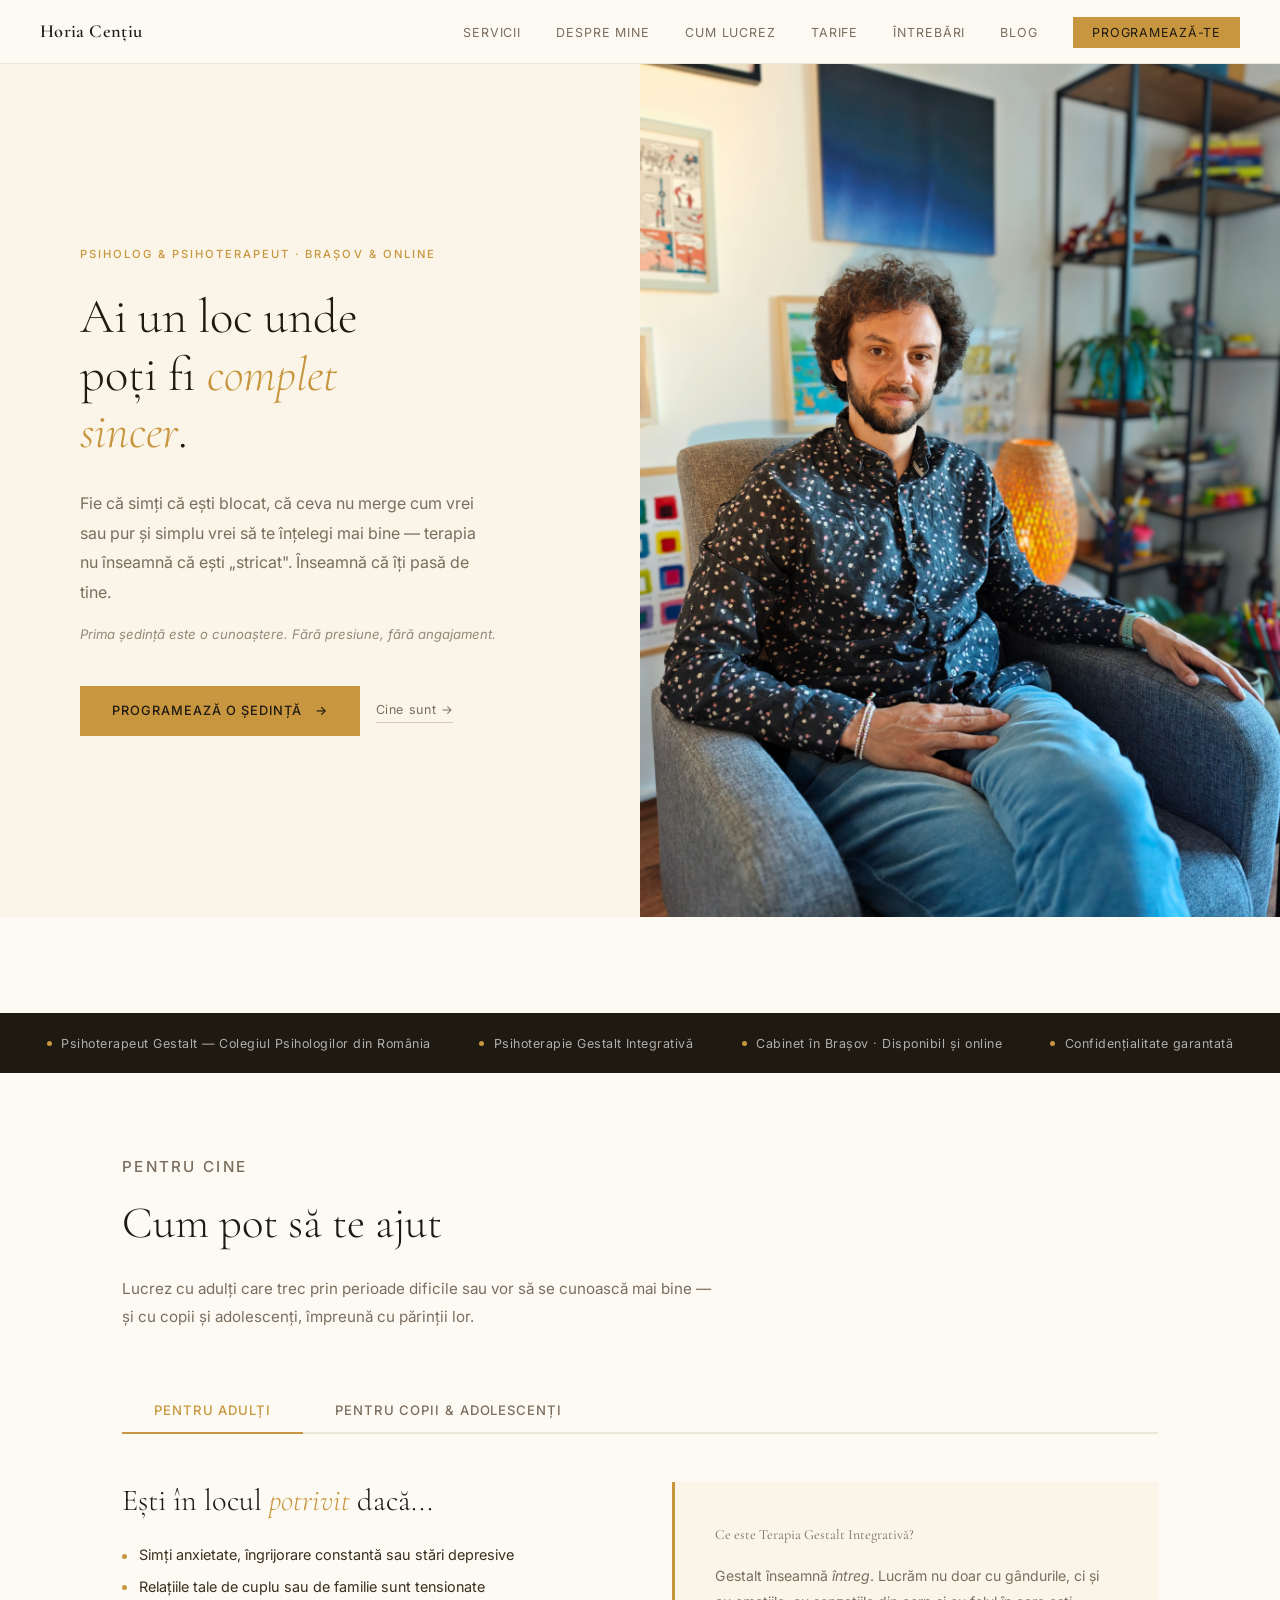
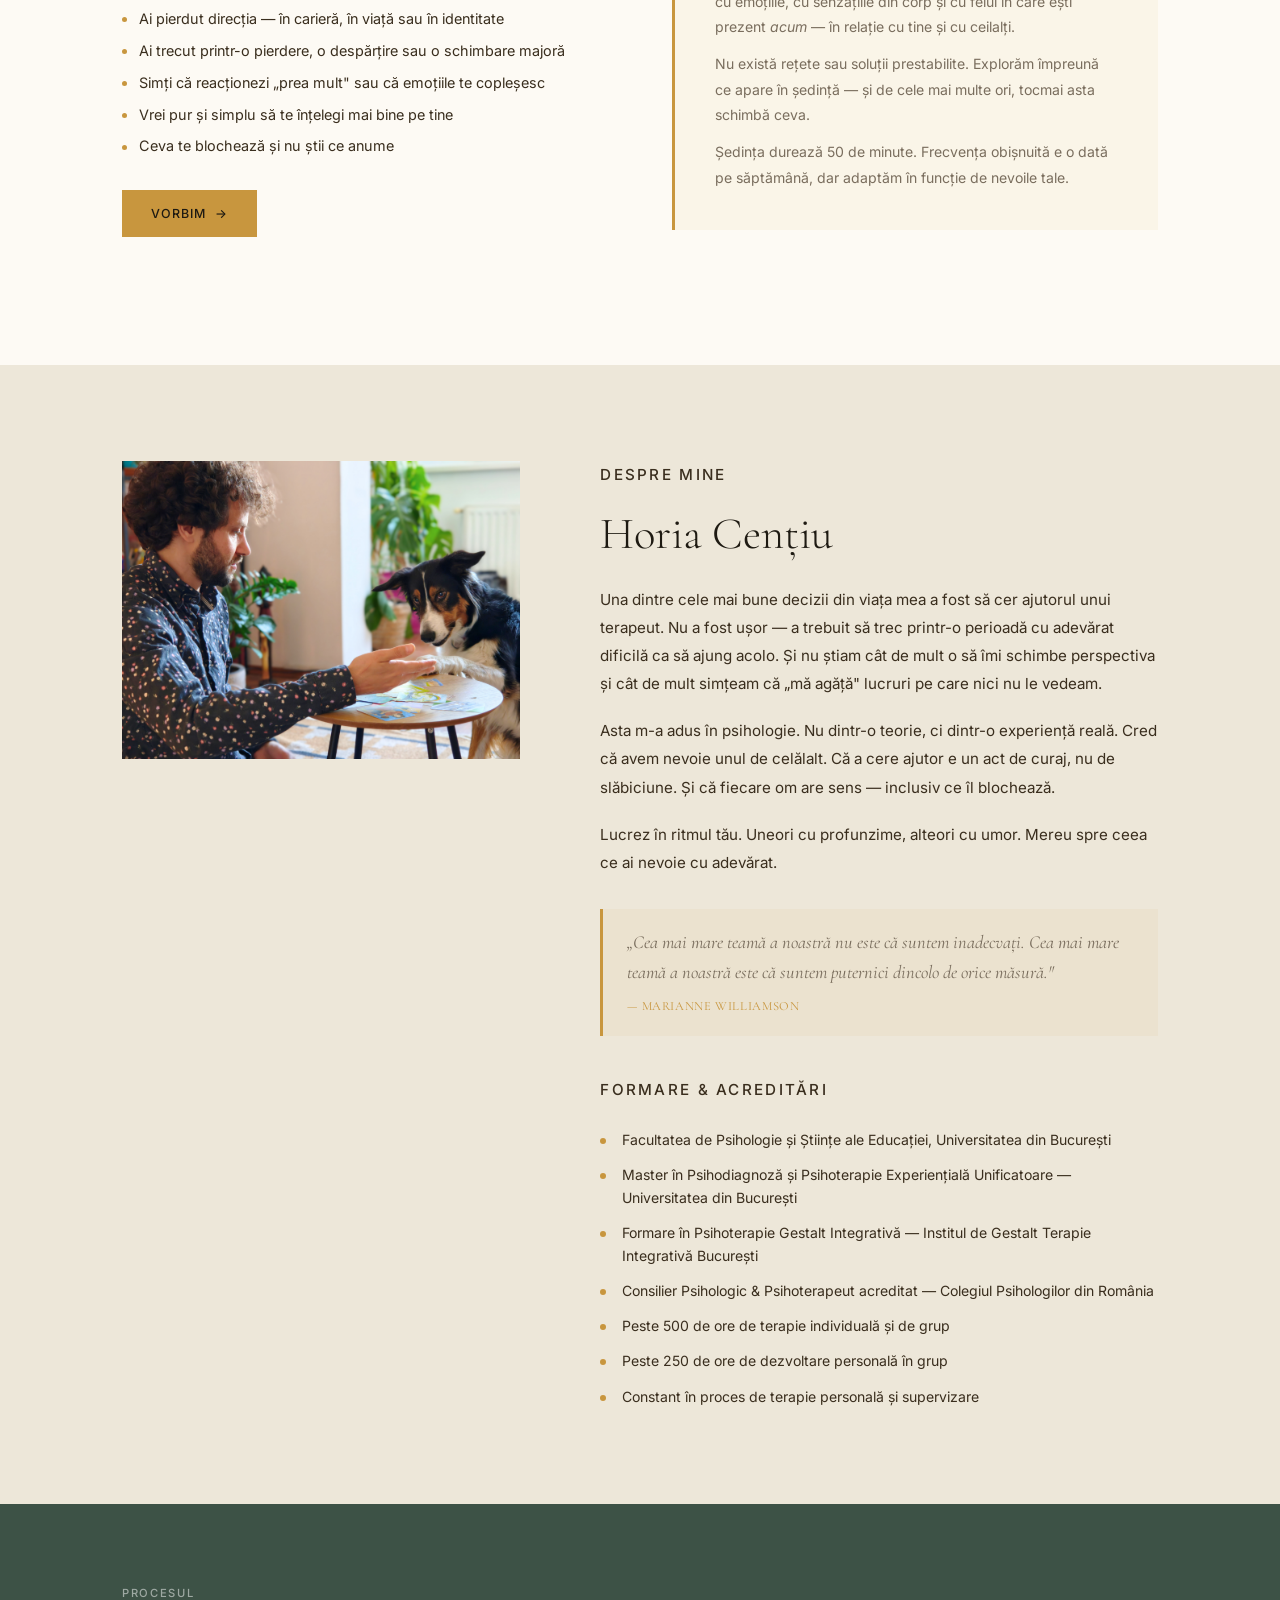
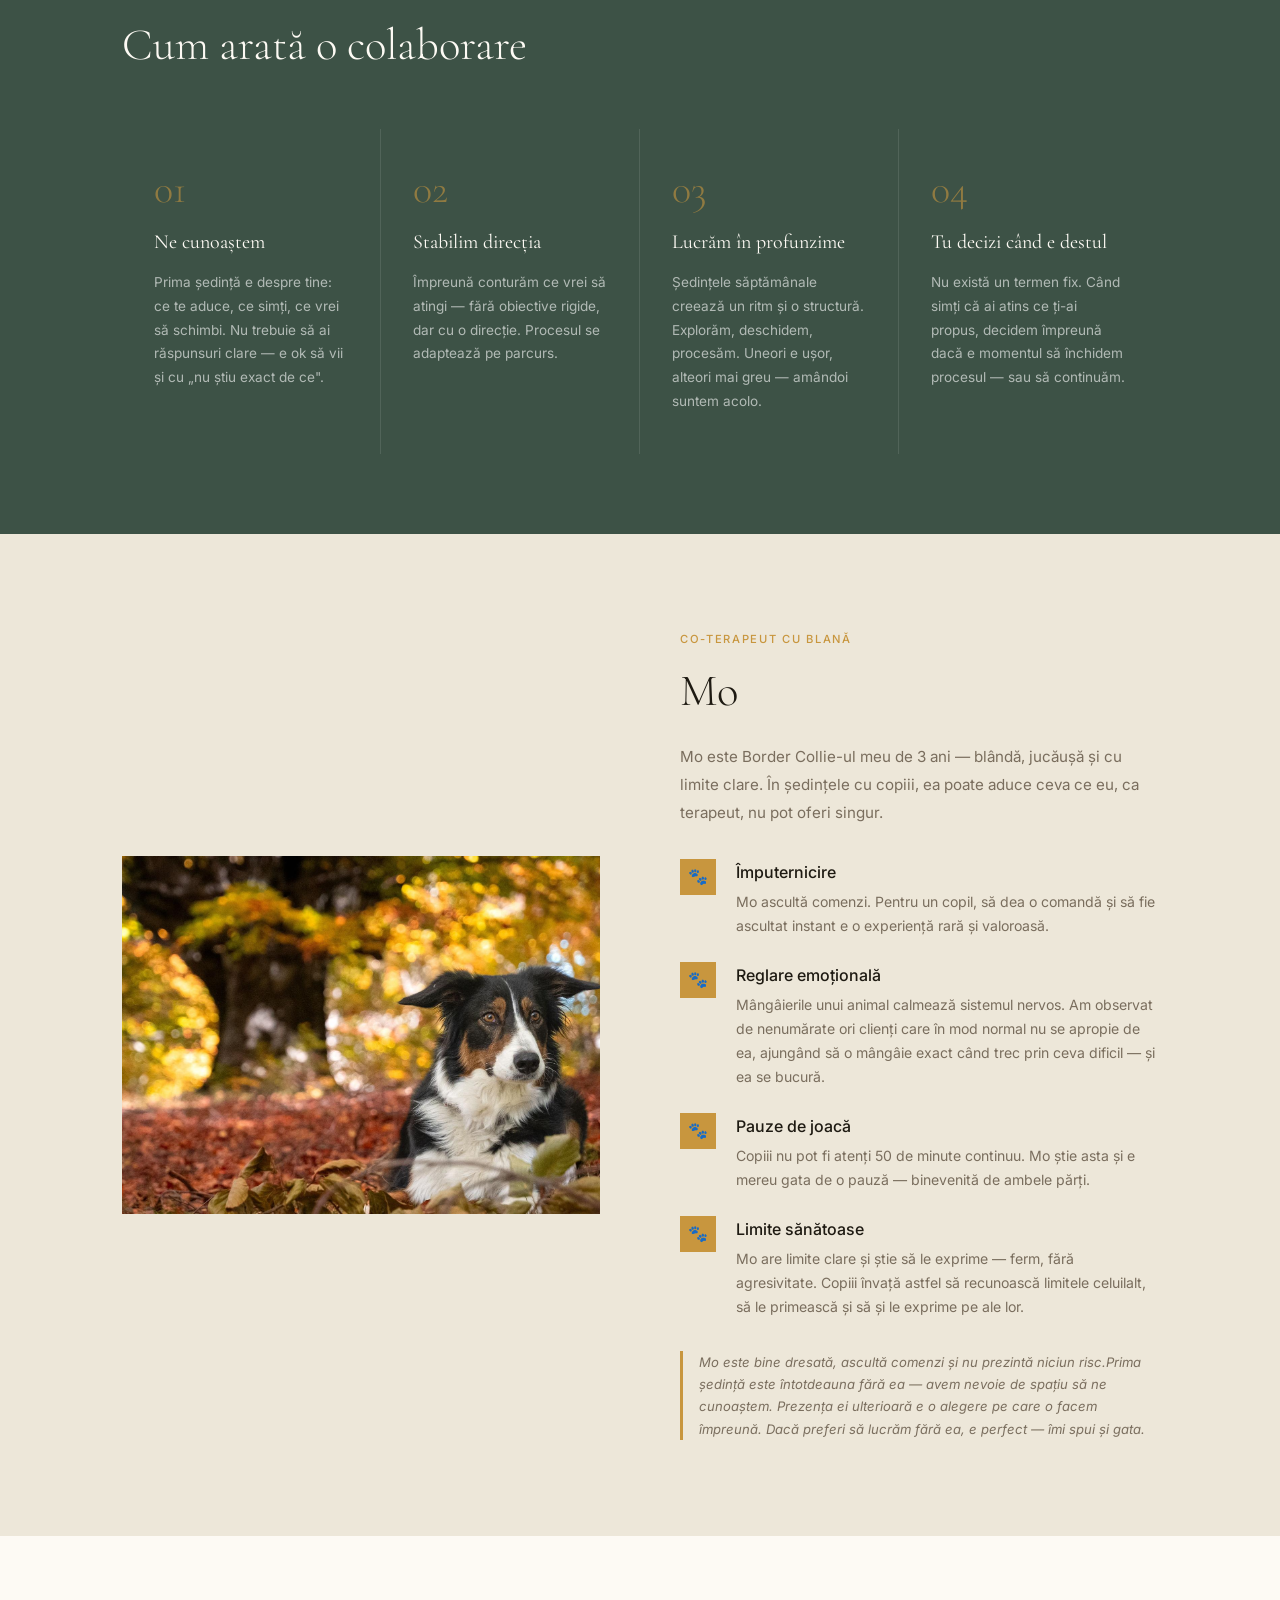
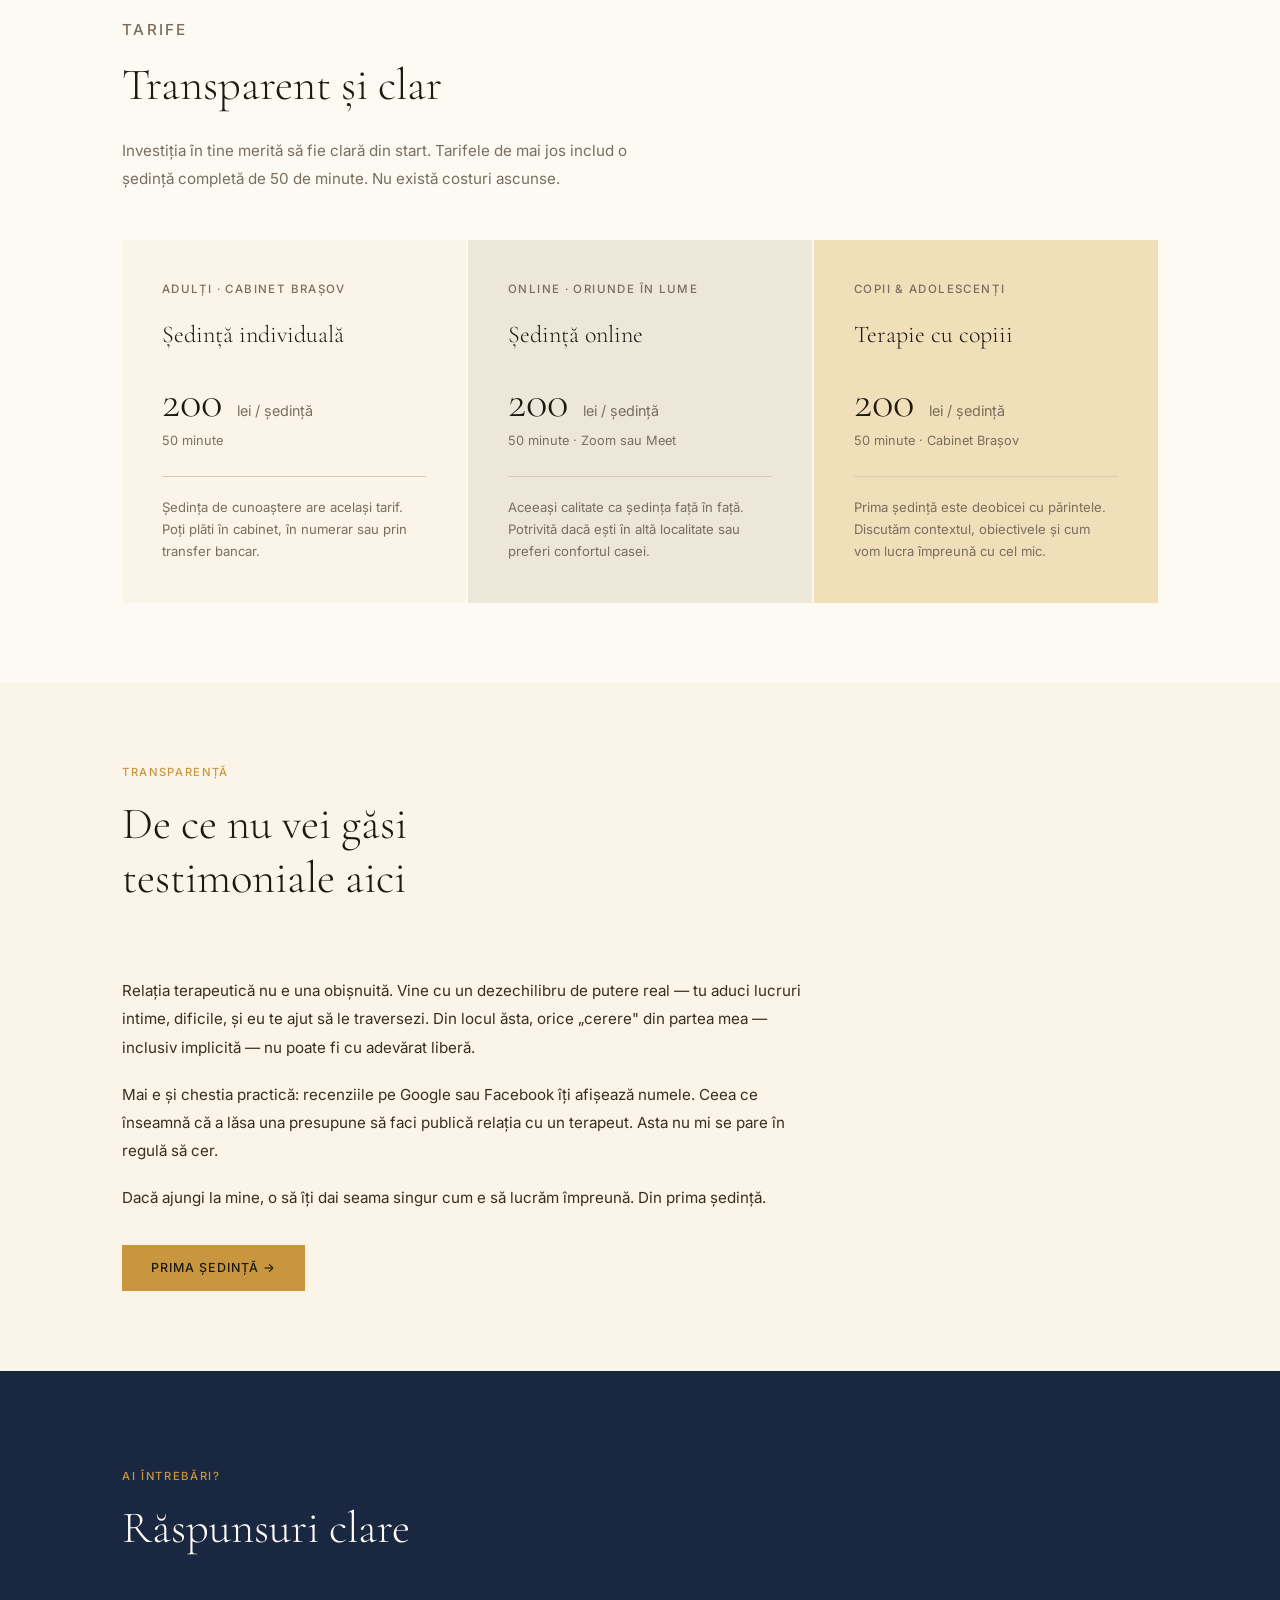
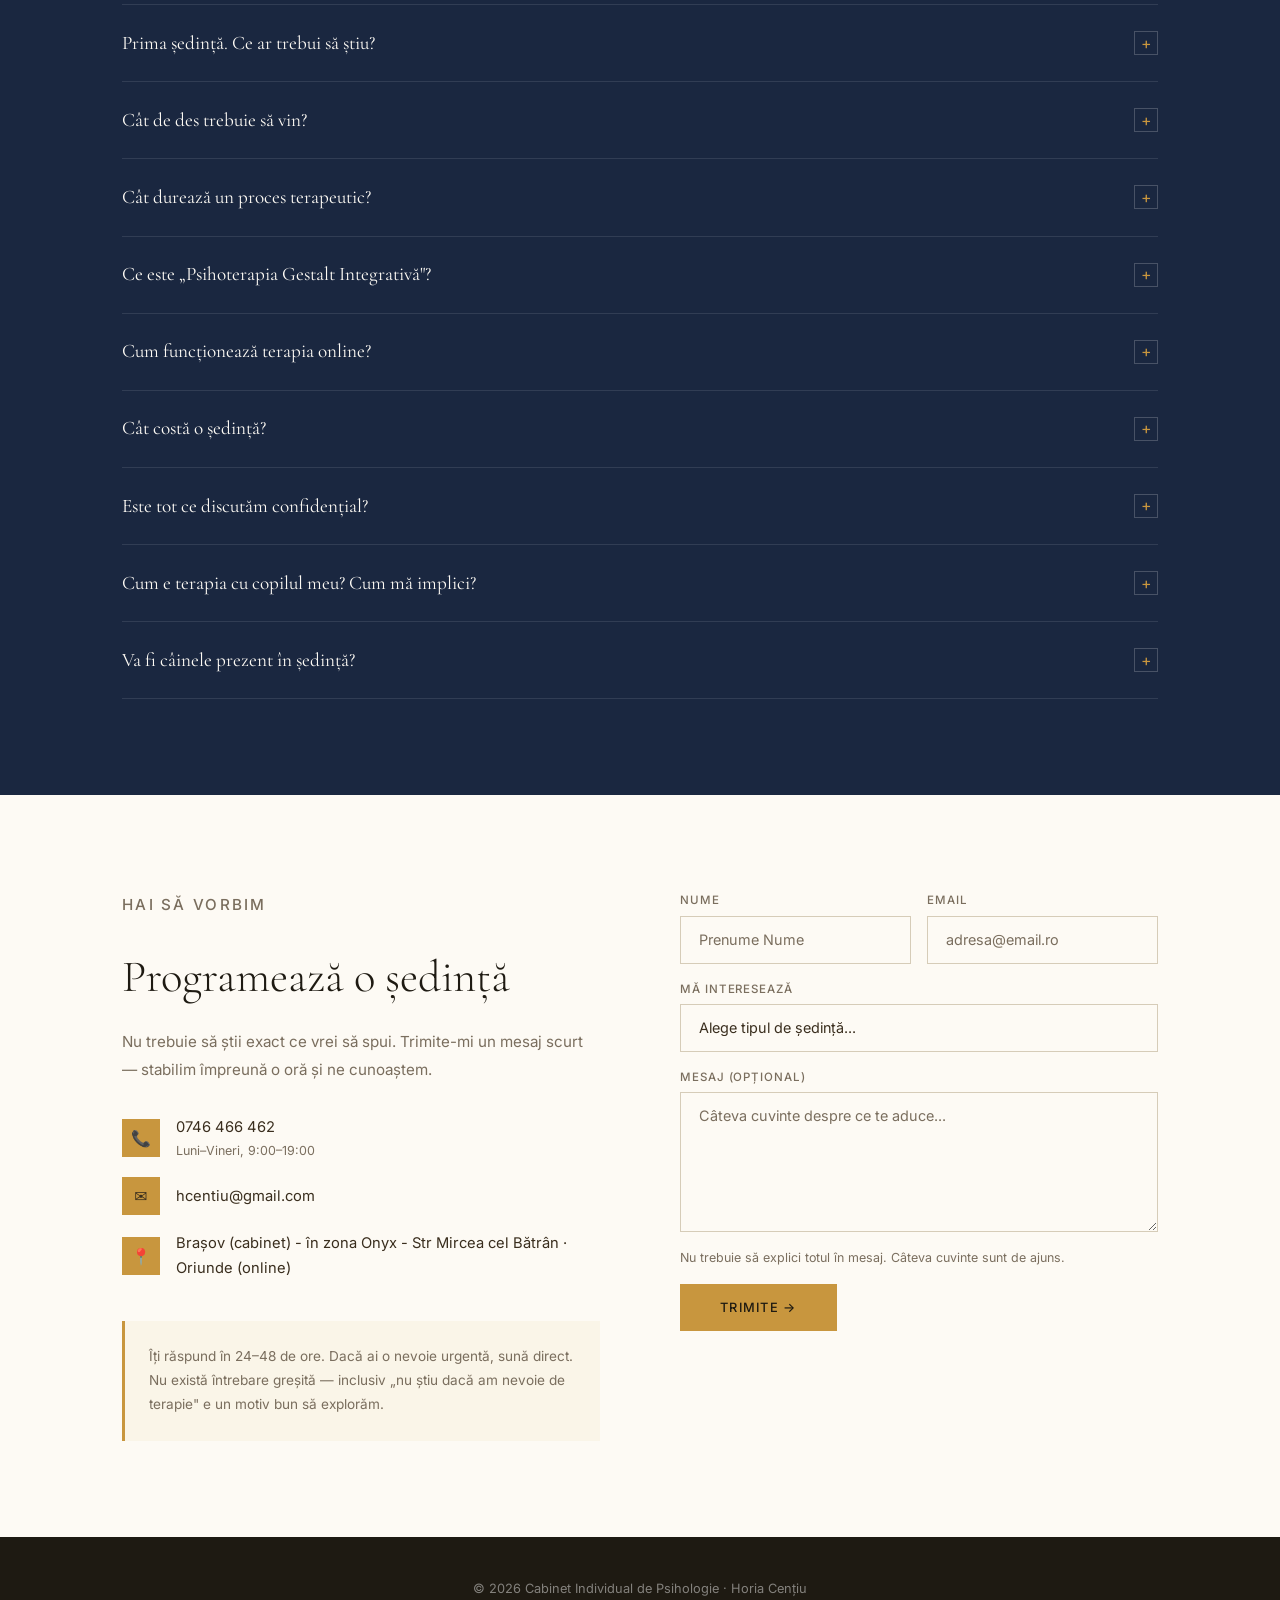
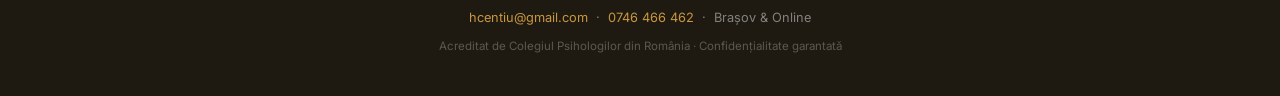
<file: index.html>
<!DOCTYPE html>
<html lang="ro">
<head>
  <meta charset="UTF-8" />
<meta name="google-site-verification" content="hX0KyWDADMFNFOtaP9p8e2Il_h_grRoD1QHM5Pgvm5M" />
  <meta name="viewport" content="width=device-width, initial-scale=1.0" />
  <title>Horia Cențiu | Psihoterapeut Gestalt Brașov — Terapie Adulți & Copii</title>
  <meta name="description" content="Psihoterapie Gestalt Integrativă în Brașov și online. Horia Cențiu — psihoterapeut acreditat. Terapie pentru adulți, copii și adolescenți. Programează o ședință." />

  <!-- SEO: Open Graph -->
  <meta property="og:type" content="website" />
  <meta property="og:title" content="Horia Cențiu | Psihoterapeut Gestalt Brașov" />
  <meta property="og:description" content="Psihoterapie Gestalt Integrativă în Brașov și online. Terapie pentru adulți, copii și adolescenți. Abordare caldă, fără clișee." />
  <meta property="og:url" content="https://horiacentiu.ro" />
  <meta property="og:image" content="https://horiacentiu.ro/pozesite1.jpg" />
  <meta property="og:locale" content="ro_RO" />
	
	<!-- Google tag (gtag.js) -->
<script async src="https://www.googletagmanager.com/gtag/js?id=AW-17183991954"></script>
<script>
  window.dataLayer = window.dataLayer || [];
  function gtag(){dataLayer.push(arguments);}
  gtag('js', new Date());
  gtag('config', 'AW-17183991954');
</script>

  <!-- SEO: Canonical -->
  <link rel="canonical" href="https://horiacentiu.ro" />

  <!-- SEO: Schema.org -->
  <script type="application/ld+json">
  {
    "@context": "https://schema.org",
    "@graph": [
      {
        "@type": "Person",
        "@id": "https://horiacentiu.ro/#persoana",
        "name": "Horia Centiu",
        "jobTitle": "Psihoterapeut Gestalt Integrativ",
        "description": "Psihoterapeut acreditat, specializat in Psihoterapie Gestalt Integrativa. Terapie individuala pentru adulti, copii si adolescenti in Brasov si online.",
        "url": "https://horiacentiu.ro",
        "email": "hcentiu@gmail.com",
        "telephone": "+40746466462",
        "image": "https://horiacentiu.ro/pozesite1.jpg",
        "alumniOf": {"@type": "CollegeOrUniversity", "name": "Universitatea din Bucuresti"},
        "knowsAbout": ["Psihoterapie Gestalt", "Terapie individuala", "Terapie copii", "Sanatate mentala"]
      },
      {
        "@type": "LocalBusiness",
        "@id": "https://horiacentiu.ro/#cabinet",
        "name": "Cabinet Individual de Psihologie Horia Centiu",
        "description": "Cabinet de psihoterapie Gestalt Integrativa in Brasov. Terapie pentru adulti, copii si adolescenti, fata in fata si online.",
        "url": "https://horiacentiu.ro",
        "telephone": "+40746466462",
        "email": "hcentiu@gmail.com",
        "priceRange": "200 RON",
        "address": {
          "@type": "PostalAddress",
          "addressLocality": "Brasov",
          "addressCountry": "RO"
        },
        "geo": {"@type": "GeoCoordinates", "latitude": "45.6427", "longitude": "25.5887"},
        "openingHoursSpecification": {
          "@type": "OpeningHoursSpecification",
          "dayOfWeek": ["Monday","Tuesday","Wednesday","Thursday","Friday"],
          "opens": "09:00",
          "closes": "19:00"
        },
        "hasOfferCatalog": {
          "@type": "OfferCatalog",
          "name": "Servicii de psihoterapie",
          "itemListElement": [
            {"@type": "Offer", "itemOffered": {"@type": "Service", "name": "Terapie individuala adulti", "description": "Sedinta de psihoterapie Gestalt Integrativa pentru adulti, 50 minute."}, "price": "200", "priceCurrency": "RON"},
            {"@type": "Offer", "itemOffered": {"@type": "Service", "name": "Terapie copii si adolescenti", "description": "Sedinta de terapie pentru copii si adolescenti, prin joc si expresie creativa."}, "price": "200", "priceCurrency": "RON"},
            {"@type": "Offer", "itemOffered": {"@type": "Service", "name": "Terapie online", "description": "Sedinta de psihoterapie online prin Zoom sau Google Meet."}, "price": "200", "priceCurrency": "RON"}
          ]
        }
      },
      {
        "@type": "FAQPage",
        "@id": "https://horiacentiu.ro/#faq",
        "mainEntity": [
          {
            "@type": "Question",
            "name": "Prima ședință. Ce ar trebui să știu?",
            "acceptedAnswer": {"@type": "Answer", "text": "Prima ședință e o cunoaștere — a ta, a mea, și a motivului pentru care ai ajuns aici. Nu trebuie să vii cu o poveste clară sau cu un diagnostic. Dacă la final simți că nu ne potrivim, te pot orienta spre altcineva fără nicio problemă."}
          },
          {
            "@type": "Question",
            "name": "Cât de des trebuie să vin?",
            "acceptedAnswer": {"@type": "Answer", "text": "De obicei o dată pe săptămână — constanța ajută procesul să avanseze și oferă structură. Putem stabili împreună să vii mai des în momente intense sau mai rar când lucrurile se stabilizează."}
          },
          {
            "@type": "Question",
            "name": "Cât durează un proces terapeutic?",
            "acceptedAnswer": {"@type": "Answer", "text": "Nu există un răspuns universal. Depinde de ce aduci cu tine, de ritmul tău și de profunzimea pe care vrei să o atingi. Unele persoane simt schimbări după câteva luni, altele aleg să continue ani de zile. Tu decizi când e destul."}
          },
          {
            "@type": "Question",
            "name": "Ce este Psihoterapia Gestalt Integrativă?",
            "acceptedAnswer": {"@type": "Answer", "text": "Gestalt înseamnă întreg. Lucrăm cu ceea ce se întâmplă acum: ce simți, ce apare în corpul tău, cum ești în relație cu ceilalți și cu tine. Integrativă înseamnă că nu există o rețetă fixă — adaptez instrumente din mai multe direcții la ceea ce ai nevoie tu, în momentul în care ești."}
          },
          {
            "@type": "Question",
            "name": "Cum funcționează terapia online?",
            "acceptedAnswer": {"@type": "Answer", "text": "Ședința online se desfășoară pe Zoom sau Google Meet, la o oră stabilită în avans. Ai nevoie doar de un loc liniștit și o conexiune la internet. Experiența e surprinzător de apropiată de ședința față în față."}
          },
          {
            "@type": "Question",
            "name": "Cât costă o ședință?",
            "acceptedAnswer": {"@type": "Answer", "text": "O ședință costă 200 lei, indiferent dacă e în cabinet sau online. Nu există ședință de probă gratuită, dar prima ședință nu te angajează la nimic — o privim amândoi ca o cunoaștere."}
          },
	      {
            "@type": "Question",
            "name": "Se dau teme? Sunt obligatorii?",
            "acceptedAnswer": {"@type": "Answer", "text": "Uneori ofer recomandări de teme de a lucra acasă, a ține un mic jurnal pe o anumită temă sau a explora o mișcare corporală. Temele nu sunt obligatorii, deși deobicei ajută procesul. Nu am să te intreb dacă le-ai făcut sau nu, dar le poți aduce tu în discuție dacă crezi că au deschis o temă."}
          },
          {
            "@type": "Question",
            "name": "Este tot ce discutăm confidențial?",
            "acceptedAnswer": {"@type": "Answer", "text": "Da. Confidențialitatea este fundamentul terapiei. Tot ce discutăm rămâne între noi, cu excepțiile prevăzute de lege (situații de risc iminent pentru tine sau pentru altcineva), discutate transparent la început."}
          },
          {
            "@type": "Question",
            "name": "Cum e terapia cu copilul meu? Cum mă implici?",
            "acceptedAnswer": {"@type": "Answer", "text": "Prima ședință e cu tine, ca părinte — înțeleg contextul și ce te îngrijorează. Ulterior lucrez direct cu copilul prin joc, desen și povești, iar periodic avem ședințe de feedback. Construim o relație de încredere cu copilul, fără să-ți raportez fiecare cuvânt."}
          }
        ]
      }
    ]
  }
  </script>
  <link rel="preconnect" href="https://fonts.googleapis.com" />
  <link rel="preconnect" href="https://fonts.gstatic.com" crossorigin />
  <link href="https://fonts.googleapis.com/css2?family=Cormorant+Garamond:ital,wght@0,300;0,400;0,600;1,300;1,400&family=Inter:wght@300;400;500&display=swap" rel="stylesheet" />
  <style>
    *, *::before, *::after { box-sizing: border-box; margin: 0; padding: 0; }

    :root {
      --yellow: #C8963E;
      --yellow-hover: #B5832C;
      --yellow-light: #F0DFB8;
      --yellow-pale: #FAF5E8;
      --beige: #EDE7D9;
      --beige-mid: #D6CCB8;
      --dark: #1E1A12;
      --text: #3A2E1E;
      --text-light: #7A6E5E;
      --white: #FDFAF4;
      --navy: #1A2740;
      --green-soft: #3D5246;
      --ff-display: 'Cormorant Garamond', Georgia, serif;
      --ff-body: 'Inter', system-ui, sans-serif;
    }

    html { scroll-behavior: smooth; }

    /* Accesibilitate: focus vizibil la navigare cu tastatura (WCAG 2.4.7) */
    a:focus-visible,
    button:focus-visible,
    input:focus-visible,
    select:focus-visible,
    textarea:focus-visible,
    summary:focus-visible {
      outline: 3px solid var(--navy);
      outline-offset: 2px;
      border-radius: 2px;
    }

    /* Skip-link pentru utilizatorii de tastatura */
    .skip-link {
      position: absolute;
      left: -9999px;
      top: 0;
      background: var(--navy);
      color: #fff;
      padding: 0.75rem 1.25rem;
      z-index: 2000;
      font-size: 0.85rem;
      text-decoration: none;
    }
    .skip-link:focus { left: 0; }

    body {
      font-family: var(--ff-body);
      background: var(--white);
      color: var(--text);
      font-size: 16px;
      line-height: 1.7;
    }

    /* ── NAV ── */
    nav {
      position: fixed;
      top: 0; left: 0; right: 0;
      z-index: 100;
      background: rgba(253, 250, 244, 0.97);
      backdrop-filter: blur(10px);
      border-bottom: 1px solid var(--beige);
      padding: 0 2.5rem;
      height: 64px;
      display: flex;
      align-items: center;
      justify-content: space-between;
    }

    .nav-logo {
      font-family: var(--ff-display);
      font-size: 1.15rem;
      font-weight: 600;
      color: var(--dark);
      text-decoration: none;
      letter-spacing: 0.02em;
    }

    .nav-links {
      list-style: none;
      display: flex;
      gap: 2.2rem;
      align-items: center;
    }

    .nav-links a {
      font-size: 0.78rem;
      font-weight: 400;
      letter-spacing: 0.07em;
      text-transform: uppercase;
      color: var(--text-light);
      text-decoration: none;
      transition: color 0.2s;
    }

    .nav-links a:hover { color: var(--yellow); }

    .nav-cta-btn {
      background: var(--yellow) !important;
      color: var(--dark) !important;
      padding: 0.5rem 1.2rem !important;
      letter-spacing: 0.06em !important;
      transition: background 0.2s !important;
    }
    .nav-cta-btn:hover { background: var(--yellow-hover) !important; color: var(--white) !important; }

    .nav-toggle {
      display: none;
      background: none;
      border: none;
      cursor: pointer;
      flex-direction: column;
      gap: 5px;
      padding: 4px;
    }

    .nav-toggle span {
      display: block;
      width: 22px;
      height: 2px;
      background: var(--dark);
      transition: all 0.3s;
    }

    /* ── HERO ── */
    #home {
      min-height: 100vh;
      display: grid;
      grid-template-columns: 1fr 1fr;
      padding-top: 64px;
    }

    .hero-text {
      background: var(--yellow-pale);
      display: flex;
      flex-direction: column;
      justify-content: center;
      padding: 5rem 4rem 5rem 5rem;
    }

    .hero-eyebrow {
      font-size: 0.7rem;
      letter-spacing: 0.18em;
      text-transform: uppercase;
      color: var(--yellow);
      font-weight: 500;
      margin-bottom: 1.5rem;
    }

    .hero-title {
      font-family: var(--ff-display);
      font-size: clamp(2.4rem, 3.8vw, 3.6rem);
      font-weight: 300;
      line-height: 1.18;
      color: var(--dark);
      margin-bottom: 1.8rem;
    }

    .hero-title em {
      font-style: italic;
      color: var(--yellow);
    }

    .hero-sub {
      font-size: 1rem;
      color: var(--text-light);
      max-width: 400px;
      margin-bottom: 1rem;
      line-height: 1.85;
    }

    .hero-reassurance {
      font-size: 0.82rem;
      color: var(--text-light);
      margin-bottom: 2.5rem;
      font-style: italic;
      opacity: 0.8;
    }

    .hero-ctas {
      display: flex;
      gap: 1rem;
      flex-wrap: wrap;
      align-items: center;
    }

    .hero-cta {
      display: inline-flex;
      align-items: center;
      gap: 0.75rem;
      background: var(--yellow);
      color: var(--dark);
      padding: 0.9rem 2rem;
      font-size: 0.8rem;
      font-weight: 500;
      letter-spacing: 0.08em;
      text-transform: uppercase;
      text-decoration: none;
      transition: background 0.2s, transform 0.15s;
      border: none;
      cursor: pointer;
    }

    .hero-cta:hover { background: var(--yellow-hover); color: var(--white); transform: translateX(3px); }
    .hero-cta::after { content: '→'; }

    .hero-cta-secondary {
      font-size: 0.78rem;
      color: var(--text-light);
      text-decoration: none;
      letter-spacing: 0.05em;
      border-bottom: 1px solid var(--beige-mid);
      padding-bottom: 2px;
      transition: color 0.2s, border-color 0.2s;
    }
    .hero-cta-secondary:hover { color: var(--yellow); border-color: var(--yellow); }

    .hero-image {
      position: relative;
      overflow: hidden;
    }

    .hero-image img {
      width: 100%;
      height: 100%;
      object-fit: cover;
      object-position: center top;
      display: block;
    }

    .hero-image-placeholder {
      width: 100%;
      height: 100%;
      background: linear-gradient(135deg, var(--beige) 0%, var(--beige-mid) 100%);
      display: flex;
      align-items: center;
      justify-content: center;
      color: var(--text-light);
      font-size: 0.85rem;
    }

    /* ── TRUST BAR ── */
    .trust-bar {
      background: var(--dark);
      padding: 1.2rem 2rem;
      display: flex;
      justify-content: center;
      gap: 3rem;
      flex-wrap: wrap;
    }

    .trust-item {
      display: flex;
      align-items: center;
      gap: 0.6rem;
      color: rgba(255,255,255,0.65);
      font-size: 0.78rem;
      letter-spacing: 0.04em;
    }

    .trust-item-dot {
      width: 5px;
      height: 5px;
      border-radius: 50%;
      background: var(--yellow);
      flex-shrink: 0;
    }

    /* ── SECTIONS GENERIC ── */
    section { padding: 6rem 0; }

    .container {
      max-width: 1100px;
      margin: 0 auto;
      padding: 0 2rem;
    }

    .section-label {
      font-size: 0.7rem;
      letter-spacing: 0.15em;
      text-transform: uppercase;
      color: var(--yellow);
      font-weight: 500;
      margin-bottom: 1rem;
    }

    .section-title {
      font-family: var(--ff-display);
      font-size: clamp(2rem, 3.5vw, 3rem);
      font-weight: 300;
      color: var(--dark);
      line-height: 1.2;
      margin-bottom: 1.5rem;
    }

    /* ── PENTRU CINE ── */
    #pentru-cine {
      background: var(--white);
      padding: 5rem 0;
    }

    .pentru-cine-intro {
      max-width: 600px;
      margin-bottom: 3.5rem;
    }

    .pentru-cine-intro p {
      font-size: 0.95rem;
      color: var(--text-light);
      line-height: 1.85;
    }

    .tabs-nav {
      display: flex;
      gap: 0;
      margin-bottom: 0;
      border-bottom: 2px solid var(--beige);
    }

    .tab-btn {
      background: none;
      border: none;
      padding: 0.9rem 2rem;
      font-family: var(--ff-body);
      font-size: 0.82rem;
      font-weight: 500;
      letter-spacing: 0.07em;
      text-transform: uppercase;
      color: var(--text-light);
      cursor: pointer;
      border-bottom: 2px solid transparent;
      margin-bottom: -2px;
      transition: color 0.2s, border-color 0.2s;
    }

    .tab-btn.active {
      color: var(--yellow);
      border-bottom-color: var(--yellow);
    }

    .tab-panel {
      display: none;
      padding: 3rem 0;
    }

    .tab-panel.active { display: block; }

    .tab-content-grid {
      display: grid;
      grid-template-columns: 1fr 1fr;
      gap: 4rem;
      align-items: start;
    }

    .tab-heading {
      font-family: var(--ff-display);
      font-size: 1.9rem;
      font-weight: 300;
      color: var(--dark);
      line-height: 1.25;
      margin-bottom: 1rem;
    }

    .tab-heading em {
      font-style: italic;
      color: var(--yellow);
    }

    .tab-text {
      font-size: 0.93rem;
      color: var(--text-light);
      line-height: 1.85;
      margin-bottom: 1rem;
    }

    .tab-problems {
      list-style: none;
      margin-top: 1.5rem;
      display: flex;
      flex-direction: column;
      gap: 0.6rem;
    }

    .tab-problems li {
      display: flex;
      gap: 0.75rem;
      align-items: flex-start;
      font-size: 0.9rem;
      color: var(--text);
      line-height: 1.55;
    }

    .tab-problems li::before {
      content: '';
      width: 5px;
      height: 5px;
      border-radius: 50%;
      background: var(--yellow);
      flex-shrink: 0;
      margin-top: 0.6rem;
    }

    .tab-side-card {
      background: var(--yellow-pale);
      padding: 2.5rem;
      border-left: 3px solid var(--yellow);
    }

    .tab-side-card-title {
      font-family: var(--ff-display);
      font-size: 1.15rem;
      font-weight: 400;
      color: var(--dark);
      margin-bottom: 1rem;
    }

    .tab-side-card p {
      font-size: 0.88rem;
      color: var(--text-light);
      line-height: 1.8;
    }

    .tab-cta {
      display: inline-flex;
      align-items: center;
      gap: 0.6rem;
      margin-top: 2rem;
      background: var(--yellow);
      color: var(--dark);
      padding: 0.8rem 1.8rem;
      font-size: 0.78rem;
      font-weight: 500;
      letter-spacing: 0.08em;
      text-transform: uppercase;
      text-decoration: none;
      transition: background 0.2s;
    }
    .tab-cta:hover { background: var(--yellow-hover); color: var(--white); }
    .tab-cta::after { content: '→'; }

    /* ── DESPRE MINE ── */
    #despre {
      background: var(--beige);
    }

    .despre-grid {
      display: grid;
      grid-template-columns: 1fr 1.4fr;
      gap: 5rem;
      align-items: start;
    }

    .despre-image {
      aspect-ratio: 4/3;
      overflow: hidden;
      background: var(--beige-mid);
      position: relative;
    }

    .despre-image img {
      width: 100%;
      height: 100%;
      object-fit: cover;
      object-position: center top;
    }

    .despre-content p {
      font-size: 0.95rem;
      color: var(--text);
      margin-bottom: 1.2rem;
      line-height: 1.85;
    }

    .quote-block {
      border-left: 3px solid var(--yellow);
      padding: 1.2rem 1.5rem;
      margin: 2rem 0;
      background: rgba(200,150,62,0.06);
      font-family: var(--ff-display);
      font-style: italic;
      font-size: 1.15rem;
      color: var(--text-light);
      line-height: 1.6;
    }

    .quote-block cite {
      display: block;
      font-size: 0.78rem;
      font-style: normal;
      letter-spacing: 0.05em;
      margin-top: 0.6rem;
      color: var(--yellow);
      text-transform: uppercase;
    }

    /* ── STUDII ── */
    .studii-grid {
      margin-top: 2.5rem;
      display: flex;
      flex-direction: column;
      gap: 0.8rem;
    }

    .studiu-item {
      display: flex;
      gap: 1rem;
      align-items: flex-start;
      font-size: 0.88rem;
      color: var(--text);
      line-height: 1.6;
    }

    .studiu-item::before {
      content: '';
      width: 6px;
      height: 6px;
      border-radius: 50%;
      background: var(--yellow);
      flex-shrink: 0;
      margin-top: 0.55rem;
    }

    /* ── CUM LUCREZ ── */
    #cum-lucrez {
      background: var(--green-soft);
      padding: 5rem 0;
    }

    #cum-lucrez .section-label { color: rgba(255,255,255,0.5); }
    #cum-lucrez .section-title { color: var(--white); }

    .pasi-grid {
      display: grid;
      grid-template-columns: repeat(4, 1fr);
      gap: 0;
      margin-top: 3.5rem;
    }

    .pas-item {
      padding: 2.5rem 2rem;
      border-right: 1px solid rgba(255,255,255,0.1);
    }

    .pas-item:last-child { border-right: none; }

    .pas-num {
      font-family: var(--ff-display);
      font-size: 2.5rem;
      font-weight: 300;
      color: var(--yellow);
      opacity: 0.6;
      margin-bottom: 1rem;
      line-height: 1;
    }

    .pas-title {
      font-family: var(--ff-display);
      font-size: 1.25rem;
      font-weight: 400;
      color: var(--white);
      margin-bottom: 0.75rem;
    }

    .pas-text {
      font-size: 0.85rem;
      color: rgba(255,255,255,0.6);
      line-height: 1.75;
    }

    /* ── TARIFE ── */
    #tarife {
      background: var(--white);
      padding: 5rem 0;
    }

    .tarife-intro {
      max-width: 520px;
      margin-bottom: 3rem;
    }

    .tarife-intro p {
      font-size: 0.95rem;
      color: var(--text-light);
      line-height: 1.8;
    }

    .tarife-grid {
      display: grid;
      grid-template-columns: repeat(3, 1fr);
      gap: 2px;
    }

    .tarif-card {
      background: var(--yellow-pale);
      padding: 2.5rem;
    }

    .tarif-card:nth-child(2) { background: var(--beige); }
    .tarif-card:nth-child(3) { background: var(--yellow-light); }

    .tarif-type {
      font-size: 0.72rem;
      letter-spacing: 0.12em;
      text-transform: uppercase;
      color: var(--text-light);
      font-weight: 500;
      margin-bottom: 1rem;
    }

    .tarif-name {
      font-family: var(--ff-display);
      font-size: 1.5rem;
      font-weight: 300;
      color: var(--dark);
      margin-bottom: 1.5rem;
    }

    .tarif-price {
      font-family: var(--ff-display);
      font-size: 2.8rem;
      font-weight: 300;
      color: var(--dark);
      line-height: 1;
    }

    .tarif-price span {
      font-family: var(--ff-body);
      font-size: 0.9rem;
      font-weight: 400;
      color: var(--text-light);
      margin-left: 0.3rem;
    }

    .tarif-duration {
      font-size: 0.8rem;
      color: var(--text-light);
      margin-top: 0.3rem;
      margin-bottom: 1.5rem;
    }

    .tarif-note {
      font-size: 0.82rem;
      color: var(--text-light);
      line-height: 1.7;
      border-top: 1px solid var(--beige-mid);
      padding-top: 1.2rem;
      margin-top: auto;
    }

    /* ── TESTIMONIALE ── */
    #testimoniale {
      background: var(--yellow-pale);
      padding: 5rem 0;
    }

    .test-intro {
      display: flex;
      justify-content: space-between;
      align-items: flex-end;
      margin-bottom: 3rem;
      gap: 2rem;
      flex-wrap: wrap;
    }

    .test-note {
      font-size: 0.78rem;
      color: var(--text-light);
      font-style: italic;
      max-width: 260px;
      line-height: 1.6;
    }

    .test-grid {
      display: grid;
      grid-template-columns: repeat(3, 1fr);
      gap: 1.5px;
    }

    .test-card {
      background: var(--white);
      padding: 2.5rem;
      display: flex;
      flex-direction: column;
      gap: 1.5rem;
    }

    .test-stars {
      color: var(--yellow);
      font-size: 1rem;
      letter-spacing: 0.1em;
    }

    .test-text {
      font-family: var(--ff-display);
      font-size: 1.1rem;
      font-weight: 300;
      font-style: italic;
      color: var(--dark);
      line-height: 1.55;
      flex: 1;
    }

    .test-author {
      font-size: 0.78rem;
      letter-spacing: 0.06em;
      text-transform: uppercase;
      color: var(--text-light);
      font-weight: 500;
    }

    .test-context {
      font-size: 0.75rem;
      color: var(--yellow);
      margin-top: 0.2rem;
    }

    /* ── FAQ ── */
    #faq { background: var(--navy); }

    #faq .section-title { color: var(--white); }
    #faq .section-label { color: var(--yellow); }

    .faq-list {
      margin-top: 3rem;
      display: flex;
      flex-direction: column;
    }

    .faq-item {
      border-top: 1px solid rgba(255,255,255,0.1);
    }

    .faq-item:last-child { border-bottom: 1px solid rgba(255,255,255,0.1); }

    .faq-toggle {
      display: flex;
      justify-content: space-between;
      align-items: center;
      padding: 1.6rem 0;
      cursor: pointer;
      gap: 2rem;
      list-style: none;
    }

    .faq-toggle::-webkit-details-marker { display: none; }

    .faq-question {
      font-family: var(--ff-display);
      font-size: 1.2rem;
      font-weight: 400;
      color: var(--white);
      line-height: 1.3;
    }

    .faq-icon {
      flex-shrink: 0;
      width: 24px;
      height: 24px;
      border: 1px solid rgba(255,255,255,0.2);
      display: flex;
      align-items: center;
      justify-content: center;
      color: var(--yellow);
      font-size: 1rem;
      transition: transform 0.3s;
    }

    details[open] .faq-icon { transform: rotate(45deg); }

    .faq-answer {
      padding: 0 0 1.6rem 0;
      font-size: 0.9rem;
      color: rgba(255,255,255,0.6);
      line-height: 1.85;
      max-width: 720px;
    }

    /* ── CONTACT ── */
    #contact { background: var(--white); }

    .contact-grid {
      display: grid;
      grid-template-columns: 1fr 1fr;
      gap: 5rem;
      align-items: start;
    }

    .contact-info p {
      font-size: 0.95rem;
      color: var(--text-light);
      margin-bottom: 2rem;
      line-height: 1.8;
    }

    .contact-detail {
      display: flex;
      gap: 1rem;
      align-items: center;
      margin-bottom: 1rem;
      font-size: 0.92rem;
      color: var(--text);
    }

    .contact-detail-icon {
      width: 38px;
      height: 38px;
      background: var(--yellow);
      display: flex;
      align-items: center;
      justify-content: center;
      font-size: 1rem;
      flex-shrink: 0;
    }

    .contact-detail a {
      color: var(--text);
      text-decoration: none;
    }

    .contact-detail a:hover { color: var(--yellow); }

    .contact-promise {
      margin-top: 2.5rem;
      padding: 1.5rem;
      background: var(--yellow-pale);
      border-left: 3px solid var(--yellow);
    }

    .contact-promise p {
      font-size: 0.85rem;
      color: var(--text-light);
      line-height: 1.75;
      margin: 0;
    }

    .contact-form {
      display: flex;
      flex-direction: column;
      gap: 1rem;
    }

    .form-row {
      display: grid;
      grid-template-columns: 1fr 1fr;
      gap: 1rem;
    }

    .contact-form input,
    .contact-form textarea,
    .contact-form select {
      width: 100%;
      padding: 0.9rem 1.1rem;
      border: 1px solid var(--beige-mid);
      background: var(--white);
      font-family: var(--ff-body);
      font-size: 0.9rem;
      color: var(--text);
      outline: none;
      transition: border-color 0.2s;
      -webkit-appearance: none;
      border-radius: 0;
    }

    .contact-form input:focus,
    .contact-form textarea:focus,
    .contact-form select:focus { border-color: var(--yellow); }

    .contact-form input::placeholder,
    .contact-form textarea::placeholder { color: var(--text-light); }

    .contact-form textarea { height: 140px; resize: vertical; }

    .form-label {
      font-size: 0.72rem;
      letter-spacing: 0.08em;
      text-transform: uppercase;
      color: var(--text-light);
      font-weight: 500;
      display: block;
      margin-bottom: 0.3rem;
    }

    .form-field { display: flex; flex-direction: column; }

    .form-btn {
      background: var(--yellow);
      color: var(--dark);
      border: none;
      padding: 1rem 2.5rem;
      font-family: var(--ff-body);
      font-size: 0.8rem;
      font-weight: 500;
      letter-spacing: 0.1em;
      text-transform: uppercase;
      cursor: pointer;
      transition: background 0.2s;
      align-self: flex-start;
    }

    .form-btn:hover { background: var(--yellow-hover); color: var(--white); }

    .form-note {
      font-size: 0.78rem;
      color: var(--text-light);
      line-height: 1.6;
    }

    /* ── SUCCESS MSG ── */
    .form-success {
      display: none;
      text-align: center;
      padding: 3rem 2rem;
      background: var(--yellow-pale);
      border: 1px solid var(--yellow-light);
    }

    .form-success.show { display: block; }
    .form-success p:first-child { font-family: var(--ff-display); font-size: 1.5rem; color: var(--dark); margin-bottom: 0.5rem; }
    .form-success p:last-child { font-size: 0.9rem; color: var(--text-light); }

    /* ── FOOTER ── */
    footer {
      background: var(--dark);
      color: rgba(255,255,255,0.45);
      text-align: center;
      padding: 2.5rem;
      font-size: 0.8rem;
      line-height: 1.8;
    }

    footer a { color: var(--yellow); text-decoration: none; }

    /* ── MOBILE ── */
    @media (max-width: 900px) {
      .pasi-grid { grid-template-columns: 1fr 1fr; }
      .pas-item { border-bottom: 1px solid rgba(255,255,255,0.1); border-right: none; }
      .pas-item:nth-child(odd) { border-right: 1px solid rgba(255,255,255,0.1); }
    }

    @media (max-width: 768px) {
      .nav-links { display: none; flex-direction: column; gap: 0; position: absolute; top: 64px; left: 0; right: 0; background: var(--white); border-bottom: 1px solid var(--beige); padding: 1rem 0; }
      .nav-links.open { display: flex; }
      .nav-links li { width: 100%; }
      .nav-links a { display: block; padding: 0.75rem 2rem; }
      .nav-toggle { display: flex; }

      #home { grid-template-columns: 1fr; min-height: auto; display: flex; flex-direction: column; }
      .hero-text { padding: 3rem 1.5rem; order: 1; }
      .hero-image { order: 2; height: 100vw; width: 100%; }
      .hero-image img { object-position: center center; }

      .despre-grid, .contact-grid { grid-template-columns: 1fr; gap: 2.5rem; }
      #mo > .container > div { grid-template-columns: 1fr !important; gap: 2.5rem !important; }
      .tarife-grid, .test-grid { grid-template-columns: 1fr; }
      .pasi-grid { grid-template-columns: 1fr; }
      .pas-item { border-right: none; }
      .form-row { grid-template-columns: 1fr; }
      .tab-content-grid { grid-template-columns: 1fr; }
      .trust-bar { gap: 1.5rem; }

      section { padding: 4rem 0; }
    }
  </style>
</head>
<body>

<a href="#main" class="skip-link">Sari la conținut</a>

<!-- NAV -->
<nav>
  <a href="#home" class="nav-logo">Horia Cențiu</a>
  <ul class="nav-links" id="navLinks">
    <li><a href="#pentru-cine">Servicii</a></li>
    <li><a href="#despre">Despre mine</a></li>
    <li><a href="#cum-lucrez">Cum lucrez</a></li>
    <li><a href="#tarife">Tarife</a></li>
    <li><a href="#faq">Întrebări</a></li>
    <li><a href="/blog/">Blog</a></li>
    <li><a href="#contact" class="nav-cta-btn">Programează-te</a></li>
  </ul>
  <button class="nav-toggle" id="navToggle" aria-label="Meniu">
    <span></span><span></span><span></span>
  </button>
</nav>

<main id="main">

<!-- HERO -->
<section id="home">
  <div class="hero-text">
    <p class="hero-eyebrow">Psiholog & Psihoterapeut · Brașov & Online</p>
    <h1 class="hero-title">
      Ai un loc unde<br>poți fi <em>complet<br>sincer</em>.
    </h1>
    <p class="hero-sub">
      Fie că simți că ești blocat, că ceva nu merge cum vrei sau pur și simplu vrei să te înțelegi mai bine — terapia nu înseamnă că ești „stricat". Înseamnă că îți pasă de tine.
    </p>
    <p class="hero-reassurance">Prima ședință este o cunoaștere. Fără presiune, fără angajament.</p>
    <div class="hero-ctas">
      <a href="#contact" class="hero-cta">Programează o ședință</a>
      <a href="#despre" class="hero-cta-secondary">Cine sunt →</a>
    </div>
  </div>
  <div class="hero-image">
    <img src="pozesite1.jpg" alt="Horia Cențiu, psihoterapeut Gestalt în Brașov" fetchpriority="high" decoding="async" style="width:100%;height:100%;object-fit:cover;object-position:center top;">
  </div>
</section>

<!-- TRUST BAR -->
<div class="trust-bar">
  <div class="trust-item"><div class="trust-item-dot"></div> Psihoterapeut Gestalt — Colegiul Psihologilor din România</div>
  <div class="trust-item"><div class="trust-item-dot"></div> Psihoterapie Gestalt Integrativă</div>
  <div class="trust-item"><div class="trust-item-dot"></div> Cabinet în Brașov · Disponibil și online</div>
  <div class="trust-item"><div class="trust-item-dot"></div> Confidențialitate garantată</div>
</div>

<!-- PENTRU CINE -->
<section id="pentru-cine">
  <div class="container">
    <div class="pentru-cine-intro">
      <p class="section-label">Pentru cine</p>
      <h2 class="section-title">Cum pot să te ajut</h2>
      <p>Lucrez cu adulți care trec prin perioade dificile sau vor să se cunoască mai bine — și cu copii și adolescenți, împreună cu părinții lor.</p>
    </div>

    <div class="tabs-nav">
      <button class="tab-btn active" onclick="switchTab('adulti', this)">Pentru adulți</button>
      <button class="tab-btn" onclick="switchTab('copii', this)">Pentru copii & adolescenți</button>
    </div>

    <!-- Tab Adulți -->
    <div class="tab-panel active" id="tab-adulti">
      <div class="tab-content-grid">
        <div>
          <h3 class="tab-heading">Ești în locul <em>potrivit</em> dacă...</h3>
          <ul class="tab-problems">
            <li>Simți anxietate, îngrijorare constantă sau stări depresive</li>
            <li>Relațiile tale de cuplu sau de familie sunt tensionate</li>
            <li>Ai pierdut direcția — în carieră, în viață sau în identitate</li>
            <li>Ai trecut printr-o pierdere, o despărțire sau o schimbare majoră</li>
            <li>Simți că reacționezi „prea mult" sau că emoțiile te copleșesc</li>
            <li>Vrei pur și simplu să te înțelegi mai bine pe tine</li>
            <li>Ceva te blochează și nu știi ce anume</li>
          </ul>
          <a href="#contact" class="tab-cta">Vorbim</a>
        </div>
        <div>
          <div class="tab-side-card">
            <p class="tab-side-card-title">Ce este Terapia Gestalt Integrativă?</p>
            <p>Gestalt înseamnă <em>întreg</em>. Lucrăm nu doar cu gândurile, ci și cu emoțiile, cu senzațiile din corp și cu felul în care ești prezent <em>acum</em> — în relație cu tine și cu ceilalți.</p>
            <p style="margin-top: 0.75rem;">Nu există rețete sau soluții prestabilite. Explorăm împreună ce apare în ședință — și de cele mai multe ori, tocmai asta schimbă ceva.</p>
            <p style="margin-top: 0.75rem;">Ședința durează 50 de minute. Frecvența obișnuită e o dată pe săptămână, dar adaptăm în funcție de nevoile tale.</p>
          </div>
        </div>
      </div>
    </div>

    <!-- Tab Copii -->
    <div class="tab-panel" id="tab-copii">
      <div class="tab-content-grid">
        <div>
          <h3 class="tab-heading">Copilul tău ar putea beneficia <em>dacă...</em></h3>
          <ul class="tab-problems">
            <li>Are dificultăți la școală (concentrare, refuz, relații cu colegii)</li>
            <li>A trecut printr-o schimbare mare (divorț, mutare, pierdere)</li>
            <li>Are izbucniri emoționale frecvente sau se retrage complet</li>
            <li>Manifestă anxietate de separare sau frici intense</li>
			<li>Este bullied sau bully</li>
            <li>Are comportamente pe care nu le înțelegi și nici el</li>
            <li>Ești tu, ca părinte, nesigur cum să gestionezi anumite situații</li>
          </ul>
          <a href="#contact" class="tab-cta">Discutăm împreună</a>
        </div>
        <div>
          <div class="tab-side-card">
            <p class="tab-side-card-title">Cum funcționează terapia cu copiii?</p>
            <p>Cu copiii, terapia se desfășoară prin joc, desen, povești și expresie creativă — limbajul lor natural. Nu este un interogatoriu și nu e înfricoșător.</p>
            <p style="margin-top: 0.75rem;">Lucrez cu copii de la <strong>9-10 ani</strong> și cu adolescenți. Părinții sunt implicați activ — prima ședință e cu tine, ca părinte, pentru a înțelege contextul.</p>
            <p style="margin-top: 0.75rem;">Periodic fac actualizări despre progres, mereu cu acordul copilului.</p>
            <p style="margin-top: 0.75rem;">În ședințele cu copiii poate fi prezentă și <strong>Mo</strong>, Border Collie-ul meu — mai multe detalii <a href="#mo" style="color:var(--yellow);text-decoration:none;border-bottom:1px solid var(--yellow);">mai jos</a>.</p>
          </div>
        </div>
      </div>
    </div>

  </div>
</section>

<!-- DESPRE MINE -->
<section id="despre">
  <div class="container">
    <div class="despre-grid">
      <div class="despre-image">
        <img src="pozacabinethoria.jpg" alt="Horia Cențiu, psiholog și psihoterapeut în Brașov" loading="lazy" decoding="async" style="width:100%;height:100%;object-fit:cover;object-position:center top;">
      </div>
      <div class="despre-content">
        <p class="section-label">Despre mine</p>
        <h2 class="section-title">Horia Cențiu</h2>

        <p>Una dintre cele mai bune decizii din viața mea a fost să cer ajutorul unui terapeut. Nu a fost ușor — a trebuit să trec printr-o perioadă cu adevărat dificilă ca să ajung acolo. Și nu știam cât de mult o să îmi schimbe perspectiva și cât de mult simțeam că „mă agăță" lucruri pe care nici nu le vedeam.</p>

        <p>Asta m-a adus în psihologie. Nu dintr-o teorie, ci dintr-o experiență reală. Cred că avem nevoie unul de celălalt. Că a cere ajutor e un act de curaj, nu de slăbiciune. Și că fiecare om are sens — inclusiv ce îl blochează.</p>

        <p>Lucrez în ritmul tău. Uneori cu profunzime, alteori cu umor. Mereu spre ceea ce ai nevoie cu adevărat.</p>

        <div class="quote-block">
          „Cea mai mare teamă a noastră nu este că suntem inadecvați. Cea mai mare teamă a noastră este că suntem puternici dincolo de orice măsură."
          <cite>— Marianne Williamson</cite>
        </div>

        <div class="studii-grid">
          <p class="section-label" style="margin-bottom: 0.75rem;">Formare & acreditări</p>
          <div class="studiu-item">Facultatea de Psihologie și Științe ale Educației, Universitatea din București</div>
          <div class="studiu-item">Master în Psihodiagnoză și Psihoterapie Experiențială Unificatoare — Universitatea din București</div>
          <div class="studiu-item">Formare în Psihoterapie Gestalt Integrativă — Institul de Gestalt Terapie Integrativă București</div>
          <div class="studiu-item">Consilier Psihologic & Psihoterapeut acreditat — Colegiul Psihologilor din România</div>
          <div class="studiu-item">Peste 500 de ore de terapie individuală și de grup</div>
          <div class="studiu-item">Peste 250 de ore de dezvoltare personală în grup</div>
          <div class="studiu-item">Constant în proces de terapie personală și supervizare</div>
        </div>
      </div>
    </div>
  </div>
</section>

<!-- CUM LUCREZ -->
<section id="cum-lucrez">
  <div class="container">
    <p class="section-label">Procesul</p>
    <h2 class="section-title">Cum arată o colaborare</h2>
    <div class="pasi-grid">
      <div class="pas-item">
        <div class="pas-num">01</div>
        <p class="pas-title">Ne cunoaștem</p>
        <p class="pas-text">Prima ședință e despre tine: ce te aduce, ce simți, ce vrei să schimbi. Nu trebuie să ai răspunsuri clare — e ok să vii și cu „nu știu exact de ce".</p>
      </div>
      <div class="pas-item">
        <div class="pas-num">02</div>
        <p class="pas-title">Stabilim direcția</p>
        <p class="pas-text">Împreună conturăm ce vrei să atingi — fără obiective rigide, dar cu o direcție. Procesul se adaptează pe parcurs.</p>
      </div>
      <div class="pas-item">
        <div class="pas-num">03</div>
        <p class="pas-title">Lucrăm în profunzime</p>
        <p class="pas-text">Ședințele săptămânale creează un ritm și o structură. Explorăm, deschidem, procesăm. Uneori e ușor, alteori mai greu — amândoi suntem acolo.</p>
      </div>
      <div class="pas-item">
        <div class="pas-num">04</div>
        <p class="pas-title">Tu decizi când e destul</p>
        <p class="pas-text">Nu există un termen fix. Când simți că ai atins ce ți-ai propus, decidem împreună dacă e momentul să închidem procesul — sau să continuăm.</p>
      </div>
    </div>
  </div>
</section>

<!-- MO -->
<section id="mo" style="background: var(--beige); padding: 6rem 0;">
  <div class="container">
    <div style="display:grid; grid-template-columns:1fr 1fr; gap:5rem; align-items:center;">
      <div style="overflow:hidden; aspect-ratio:4/3;">
        <img src="PozaMo.jpeg" alt="Mo, Border Collie, co-terapeut în cabinetul lui Horia Cențiu" loading="lazy" style="width:100%;height:100%;object-fit:cover;object-position:center center;">
      </div>
      <div>
        <p class="section-label">Co-terapeut cu blană</p>
        <h2 class="section-title">Mo</h2>
        <p style="font-size:0.95rem;color:var(--text-light);margin-bottom:2rem;line-height:1.85;">Mo este Border Collie-ul meu de 3 ani — blândă, jucăușă și cu limite clare. În ședințele cu copiii, ea poate aduce ceva ce eu, ca terapeut, nu pot oferi singur.</p>

        <div style="display:flex;flex-direction:column;gap:1.5rem;">
          <div style="display:flex;gap:1.25rem;align-items:flex-start;">
            <div style="width:36px;height:36px;background:var(--yellow);display:flex;align-items:center;justify-content:center;flex-shrink:0;font-size:1rem;">🐾</div>
            <div>
              <p style="font-weight:500;color:var(--dark);margin-bottom:0.25rem;">Împuternicire</p>
              <p style="font-size:0.88rem;color:var(--text-light);line-height:1.7;">Mo ascultă comenzi. Pentru un copil, să dea o comandă și să fie ascultat instant e o experiență rară și valoroasă.</p>
            </div>
          </div>
          <div style="display:flex;gap:1.25rem;align-items:flex-start;">
            <div style="width:36px;height:36px;background:var(--yellow);display:flex;align-items:center;justify-content:center;flex-shrink:0;font-size:1rem;">🐾</div>
            <div>
              <p style="font-weight:500;color:var(--dark);margin-bottom:0.25rem;">Reglare emoțională</p>
              <p style="font-size:0.88rem;color:var(--text-light);line-height:1.7;">Mângâierile unui animal calmează sistemul nervos. Am observat de nenumărate ori clienți care în mod normal nu se apropie de ea, ajungând să o mângâie exact când trec prin ceva dificil — și ea se bucură.</p>
            </div>
          </div>
          <div style="display:flex;gap:1.25rem;align-items:flex-start;">
            <div style="width:36px;height:36px;background:var(--yellow);display:flex;align-items:center;justify-content:center;flex-shrink:0;font-size:1rem;">🐾</div>
            <div>
              <p style="font-weight:500;color:var(--dark);margin-bottom:0.25rem;">Pauze de joacă</p>
              <p style="font-size:0.88rem;color:var(--text-light);line-height:1.7;">Copiii nu pot fi atenți 50 de minute continuu. Mo știe asta și e mereu gata de o pauză — binevenită de ambele părți.</p>
            </div>
          </div>
          <div style="display:flex;gap:1.25rem;align-items:flex-start;">
            <div style="width:36px;height:36px;background:var(--yellow);display:flex;align-items:center;justify-content:center;flex-shrink:0;font-size:1rem;">🐾</div>
            <div>
              <p style="font-weight:500;color:var(--dark);margin-bottom:0.25rem;">Limite sănătoase</p>
              <p style="font-size:0.88rem;color:var(--text-light);line-height:1.7;">Mo are limite clare și știe să le exprime — ferm, fără agresivitate. Copiii învață astfel să recunoască limitele celuilalt, să le primească și să și le exprime pe ale lor.</p>
            </div>
          </div>
        </div>

        <p style="margin-top:2rem;font-size:0.82rem;color:var(--text-light);font-style:italic;border-left:3px solid var(--yellow);padding-left:1rem;line-height:1.7;">Mo este bine dresată, ascultă comenzi și nu prezintă niciun risc.Prima ședință este întotdeauna fără ea — avem nevoie de spațiu să ne cunoaștem. Prezența ei ulterioară e o alegere pe care o facem împreună. Dacă preferi să lucrăm fără ea, e perfect — îmi spui și gata.</p>
      </div>
    </div>
  </div>
</section>

<!-- TARIFE -->
<section id="tarife">
  <div class="container">
    <div class="tarife-intro">
      <p class="section-label">Tarife</p>
      <h2 class="section-title">Transparent și clar</h2>
      <p>Investiția în tine merită să fie clară din start. Tarifele de mai jos includ o ședință completă de 50 de minute. Nu există costuri ascunse.</p>
    </div>
    <div class="tarife-grid">
      <div class="tarif-card">
        <p class="tarif-type">Adulți · Cabinet Brașov</p>
        <p class="tarif-name">Ședință individuală</p>
        <p class="tarif-price">200 <span>lei / ședință</span></p>
        <p class="tarif-duration">50 minute</p>
        <p class="tarif-note">Ședința de cunoaștere are același tarif. Poți plăti în cabinet, în numerar sau prin transfer bancar.</p>
      </div>
      <div class="tarif-card">
        <p class="tarif-type">Online · Oriunde în lume</p>
        <p class="tarif-name">Ședință online</p>
        <p class="tarif-price">200 <span>lei / ședință</span></p>
        <p class="tarif-duration">50 minute · Zoom sau Meet</p>
        <p class="tarif-note">Aceeași calitate ca ședința față în față. Potrivită dacă ești în altă localitate sau preferi confortul casei.</p>
      </div>
      <div class="tarif-card">
        <p class="tarif-type">Copii & Adolescenți</p>
        <p class="tarif-name">Terapie cu copiii</p>
        <p class="tarif-price">200 <span>lei / ședință</span></p>
        <p class="tarif-duration">50 minute · Cabinet Brașov</p>
        <p class="tarif-note">Prima ședință este deobicei cu părintele. Discutăm contextul, obiectivele și cum vom lucra împreună cu cel mic.</p>
      </div>
    </div>
  </div>
</section>

<!-- DE CE NU AM TESTIMONIALE -->
<section id="testimoniale">
  <div class="container">
    <div class="test-intro">
      <div>
        <p class="section-label">Transparență</p>
        <h2 class="section-title">De ce nu vei găsi<br>testimoniale aici</h2>
      </div>
    </div>
    <div style="max-width: 680px;">
      <p style="font-size: 0.95rem; color: var(--text); line-height: 1.85; margin-bottom: 1.2rem;">
        Relația terapeutică nu e una obișnuită. Vine cu un dezechilibru de putere real — tu aduci lucruri intime, dificile, și eu te ajut să le traversezi. Din locul ăsta, orice „cerere" din partea mea — inclusiv implicită — nu poate fi cu adevărat liberă.
      </p>
      <p style="font-size: 0.95rem; color: var(--text); line-height: 1.85; margin-bottom: 1.2rem;">
        Mai e și chestia practică: recenziile pe Google sau Facebook îți afișează numele. Ceea ce înseamnă că a lăsa una presupune să faci publică relația cu un terapeut. Asta nu mi se pare în regulă să cer.
      </p>
      <p style="font-size: 0.95rem; color: var(--text); line-height: 1.85;">
        Dacă ajungi la mine, o să îți dai seama singur cum e să lucrăm împreună. Din prima ședință.
      </p>
      <a href="#contact" style="display: inline-flex; align-items: center; gap: 0.6rem; margin-top: 2rem; background: var(--yellow); color: var(--dark); padding: 0.8rem 1.8rem; font-size: 0.78rem; font-weight: 500; letter-spacing: 0.08em; text-transform: uppercase; text-decoration: none; transition: background 0.2s;">Prima ședință →</a>
    </div>
  </div>
</section>

<!-- FAQ -->
<section id="faq">
  <div class="container">
    <p class="section-label">Ai întrebări?</p>
    <h2 class="section-title">Răspunsuri clare</h2>

    <div class="faq-list">

      <details class="faq-item">
        <summary class="faq-toggle">
          <span class="faq-question">Prima ședință. Ce ar trebui să știu?</span>
          <div class="faq-icon">+</div>
        </summary>
        <p class="faq-answer">Prima ședință e o cunoaștere — a ta, a mea, și a motivului pentru care ai ajuns aici. E posibil să te simți puțin stângaci; e complet normal. Nu trebuie să vii cu o poveste clară sau cu un diagnostic. Poți veni și cu „nu știu exact ce am, știu doar că nu e bine". La final, dacă simți că nu ne potrivim, spune-mi — te pot orienta spre altcineva fără nicio problemă.</p>
      </details>

      <details class="faq-item">
        <summary class="faq-toggle">
          <span class="faq-question">Cât de des trebuie să vin?</span>
          <div class="faq-icon">+</div>
        </summary>
        <p class="faq-answer">De obicei, o dată pe săptămână — constanța ajută procesul să avanseze si oferă structură. Dar pot exista perioade în care stabilim împreună să vii mai des (în momente mai intense) sau mai rar (când lucrurile se stabilizează).</p>
      </details>

      <details class="faq-item">
        <summary class="faq-toggle">
          <span class="faq-question">Cât durează un proces terapeutic?</span>
          <div class="faq-icon">+</div>
        </summary>
        <p class="faq-answer">Nu există un răspuns universal. Depinde de ce aduci cu tine, de ritmul tău și de profunzimea pe care vrei să o atingi. Unele persoane simt schimbări vizibile după câteva luni. Altele aleg să continue ani de zile — nu pentru că „nu se rezolvă", ci pentru că procesul aduce valoare în viața lor. Tu decizi când e destul.</p>
      </details>

      <details class="faq-item">
  <summary class="faq-toggle">
    <span class="faq-question">Ce este „Psihoterapia Gestalt Integrativă"?</span>
    <div class="faq-icon">+</div>
  </summary>
  <p class="faq-answer">
    Gestalt înseamnă <em>întreg</em> — și asta e esența acestei abordări. În loc să ne concentrăm doar pe gânduri sau pe trecut, lucrăm cu ceea ce se întâmplă <em>acum</em>: ce simți, ce apare în corpul tău, cum ești în relație cu ceilalți și cu tine însuți.
    <br><br>
    „Integrativă" înseamnă că nu există o rețetă fixă. Fiecare persoană e diferită, fiecare proces e unic. Aduc în ședință instrumente din mai multe direcții — lucrul cu emoțiile, cu experiența din corp, cu imaginile și cu sensul — și le adaptez la ceea ce ai nevoie tu, în momentul în care ești.
    <br><br>
    Nu îți dau sfaturi sau teme. Nu analizăm la nesfârșit trecutul. Explorăm împreună ce apare — și de cele mai multe ori, tocmai asta schimbă ceva.
  </p>
</details>


      <details class="faq-item">
        <summary class="faq-toggle">
          <span class="faq-question">Cum funcționează terapia online?</span>
          <div class="faq-icon">+</div>
        </summary>
        <p class="faq-answer">Ședința online se desfășoară pe Zoom sau Google Meet, la o oră stabilită în avans. Tot ce ai nevoie e un loc liniștit și o conexiune la internet. Experiența e surprinzător de apropiată de ședința față în față — mulți clienți o preferă pentru confort și flexibilitate.</p>
      </details>

      <details class="faq-item">
        <summary class="faq-toggle">
          <span class="faq-question">Cât costă o ședință?</span>
          <div class="faq-icon">+</div>
        </summary>
        <p class="faq-answer">O ședință costă 200 lei, indiferent dacă e în cabinet sau online. Nu există ședință de probă gratuită, dar prima ședință nu te angajează la nimic — o privim amândoi ca o cunoaștere.</p>
      </details>

      <details class="faq-item">
        <summary class="faq-toggle">
          <span class="faq-question">Este tot ce discutăm confidențial?</span>
          <div class="faq-icon">+</div>
        </summary>
        <p class="faq-answer">Da. Confidențialitatea este fundamentul terapiei. Tot ce discutăm rămâne între noi, cu excepțiile prevăzute de lege (situații de risc iminent pentru tine sau pentru altcineva). Aceste excepții sunt discutate transparent la început.</p>
      </details>

      <details class="faq-item">
        <summary class="faq-toggle">
          <span class="faq-question">Cum e terapia cu copilul meu? Cum mă implici?</span>
          <div class="faq-icon">+</div>
        </summary>
        <p class="faq-answer">Prima ședință e cu tine, ca părinte — înțeleg contextul, istoricul și ce îți îngrijorează. Ulterior, lucrez direct cu copilul (prin joc, desen, povești), și periodic avem ședințe de feedback cu tine. Nu vei fi ținut în afara procesului, dar nici copilul nu va simți că „raportez" fiecare cuvânt — construim o relație de încredere cu el, iar asta e baza.</p>
      </details>

      <details class="faq-item">
        <summary class="faq-toggle">
          <span class="faq-question">Va fi câinele prezent în ședință?</span>
          <div class="faq-icon">+</div>
        </summary>
        <p class="faq-answer">Mo, Border Collie-ul meu, poate fi prezentă în ședințe — mai ales în terapia cu copiii, unde aduce energie, joacă și momente de reglare emoțională reală. Prima ședință este întotdeauna fără ea, ca să avem spațiu să ne cunoaștem. Ulterior, prezența ei e o alegere pe care o facem împreună. Dacă ai alergie sau o relație mai dificilă cu câinii, îmi spui și lucrăm fără ea — fără nicio problemă.</p>
      </details>

    </div>
  </div>
</section>

<!-- CONTACT -->
<section id="contact">
  <div class="container">
    <div class="contact-grid">
      <div class="contact-info">
        <p class="section-label">Hai să vorbim</p>
        <h2 class="section-title">Programează o ședință</h2>
        <p>Nu trebuie să știi exact ce vrei să spui. Trimite-mi un mesaj scurt — stabilim împreună o oră și ne cunoaștem.</p>

        <div class="contact-detail">
          <div class="contact-detail-icon">📞</div>
          <div>
            <div><a href="tel:+40746466462" onclick="gtag('event','conversion',{'send_to':'AW-17183991954/5GIICN-N6sccEJLR-4FA'});">0746 466 462</a></div>
            <div style="font-size:0.78rem;color:var(--text-light);">Luni–Vineri, 9:00–19:00</div>
          </div>
        </div>
        <div class="contact-detail">
          <div class="contact-detail-icon">✉️</div>
          <a href="mailto:hcentiu@gmail.com">hcentiu@gmail.com</a>
        </div>
        <div class="contact-detail">
          <div class="contact-detail-icon">📍</div>
          <span>Brașov (cabinet) - în zona Onyx - Str Mircea cel Bătrân · Oriunde (online)</span>
        </div>

        <div class="contact-promise">
          <p>Îți răspund în 24–48 de ore. Dacă ai o nevoie urgentă, sună direct. Nu există întrebare greșită — inclusiv „nu știu dacă am nevoie de terapie" e un motiv bun să explorăm.</p>
        </div>
      </div>

      <div>
        <form id="contactForm" class="contact-form" action="https://formspree.io/f/xvzjzdgy" method="POST">
            <div class="form-row">
              <div class="form-field">
                <label class="form-label" for="f-nume">Nume</label>
                <input type="text" id="f-nume" name="nume" placeholder="Prenume Nume" required autocomplete="name" />
              </div>
              <div class="form-field">
                <label class="form-label" for="f-email">Email</label>
                <input type="email" id="f-email" name="email" placeholder="adresa@email.ro" required autocomplete="email" />
              </div>
            </div>
            <div class="form-field">
              <label class="form-label" for="f-tip">Mă interesează</label>
              <select id="f-tip" name="tip_sedinta">
                <option value="">Alege tipul de ședință...</option>
                <option>Terapie individuală (adulți)</option>
                <option>Terapie copii / adolescenți</option>
                <option>Terapie online</option>
                <option>Nu știu încă — vreau să vorbim</option>
              </select>
            </div>
            <div class="form-field">
              <label class="form-label" for="f-mesaj">Mesaj (opțional)</label>
              <textarea id="f-mesaj" name="mesaj" placeholder="Câteva cuvinte despre ce te aduce..."></textarea>
            </div>
            <p class="form-note">Nu trebuie să explici totul în mesaj. Câteva cuvinte sunt de ajuns.</p>
            <button type="submit" class="form-btn" id="submitBtn">Trimite →</button>
          </form>
          <div class="form-success" id="formSuccess">
            <p>Mesajul tău a ajuns.</p>
            <p>Îți voi răspunde în maximum 48 de ore. Dacă ai urgență, mă poți suna direct la 0746 466 462.</p>
          </div>
      </div>
    </div>
  </div>
</section>

</main>

<!-- FOOTER -->
<footer>
  <p>© 2026 Cabinet Individual de Psihologie · Horia Cențiu</p>
  <p style="margin-top:0.4rem;"><a href="mailto:hcentiu@gmail.com">hcentiu@gmail.com</a> &nbsp;·&nbsp; <a href="tel:+40746466462" onclick="gtag('event','conversion',{'send_to':'AW-17183991954/5GIICN-N6sccEJLR-4FA'});">0746 466 462</a> &nbsp;·&nbsp; Brașov & Online</p>
  <p style="margin-top:0.4rem; font-size:0.72rem; opacity:0.6;">Acreditat de Colegiul Psihologilor din România · Confidențialitate garantată</p>
</footer>

<script>
  // Mobile nav toggle
  const toggle = document.getElementById('navToggle');
  const links = document.getElementById('navLinks');
  toggle.addEventListener('click', () => links.classList.toggle('open'));
  links.querySelectorAll('a').forEach(a => a.addEventListener('click', () => links.classList.remove('open')));

  // Tab switching
  function switchTab(tabId, btn) {
    document.querySelectorAll('.tab-panel').forEach(p => p.classList.remove('active'));
    document.querySelectorAll('.tab-btn').forEach(b => b.classList.remove('active'));
    document.getElementById('tab-' + tabId).classList.add('active');
    btn.classList.add('active');
  }

  // Formspree AJAX submit
  const contactForm = document.getElementById('contactForm');
  if (contactForm) {
    contactForm.addEventListener('submit', async function(e) {
      e.preventDefault();
      const btn = document.getElementById('submitBtn');
      btn.textContent = 'Se trimite...';
      btn.disabled = true;
      try {
        const response = await fetch('https://formspree.io/f/xvzjzdgy', {
          method: 'POST',
          body: new FormData(contactForm),
          headers: { 'Accept': 'application/json' }
        });
       if (response.ok) {
  contactForm.style.display = 'none';
  document.getElementById('formSuccess').classList.add('show');
  gtag('event', 'conversion', { 'send_to': 'AW-17183991954/44fsCOvDwcccEJLR-4FA' });
        } else {
          btn.textContent = 'Eroare. Încearcă din nou.';
          btn.disabled = false;
        }
      } catch (err) {
        btn.textContent = 'Eroare. Încearcă din nou.';
        btn.disabled = false;
      }
    });
  }
</script>

<!-- Cloudflare Web Analytics --><script type='module' src='https://static.cloudflareinsights.com/beacon.min.js' data-cf-beacon='{"token": "6a093c03a5af41bcacd47b39d2388cf0"}'></script><!-- End Cloudflare Web Analytics -->
</body>
</html>
</file>
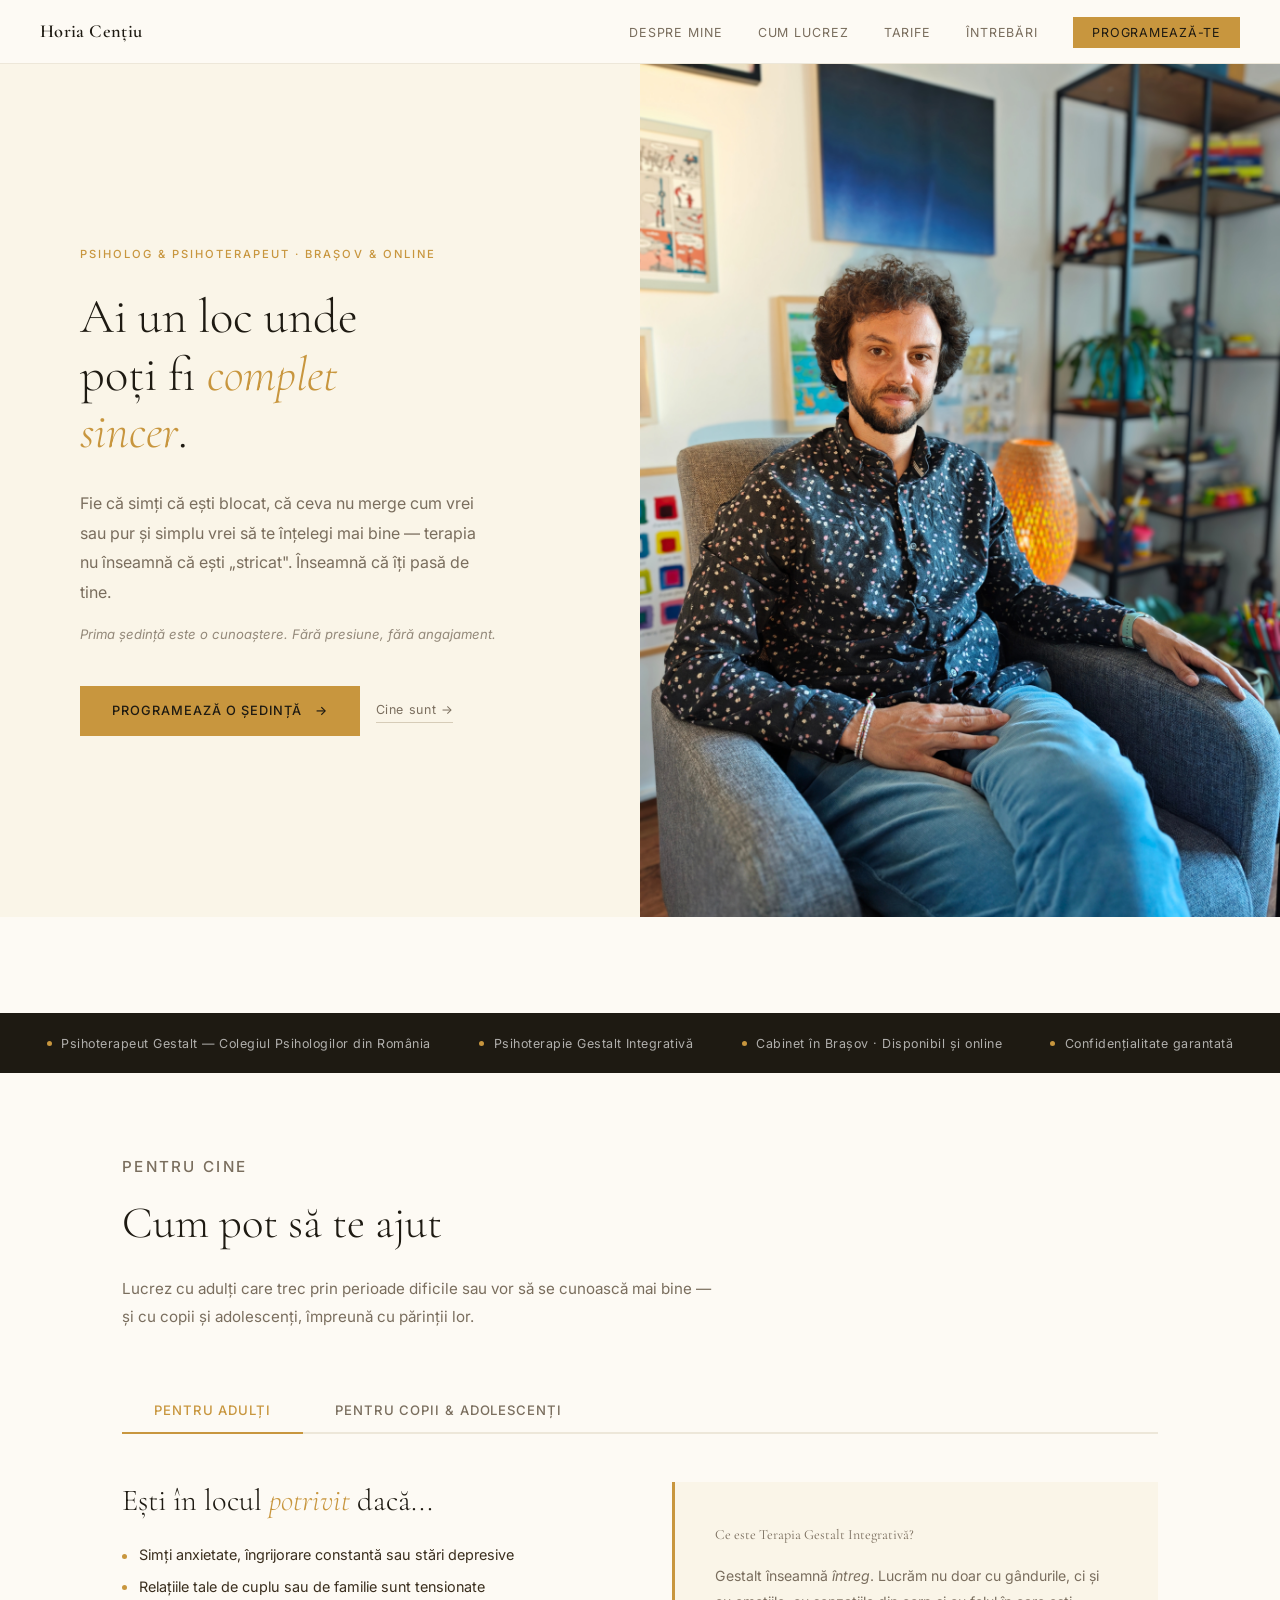
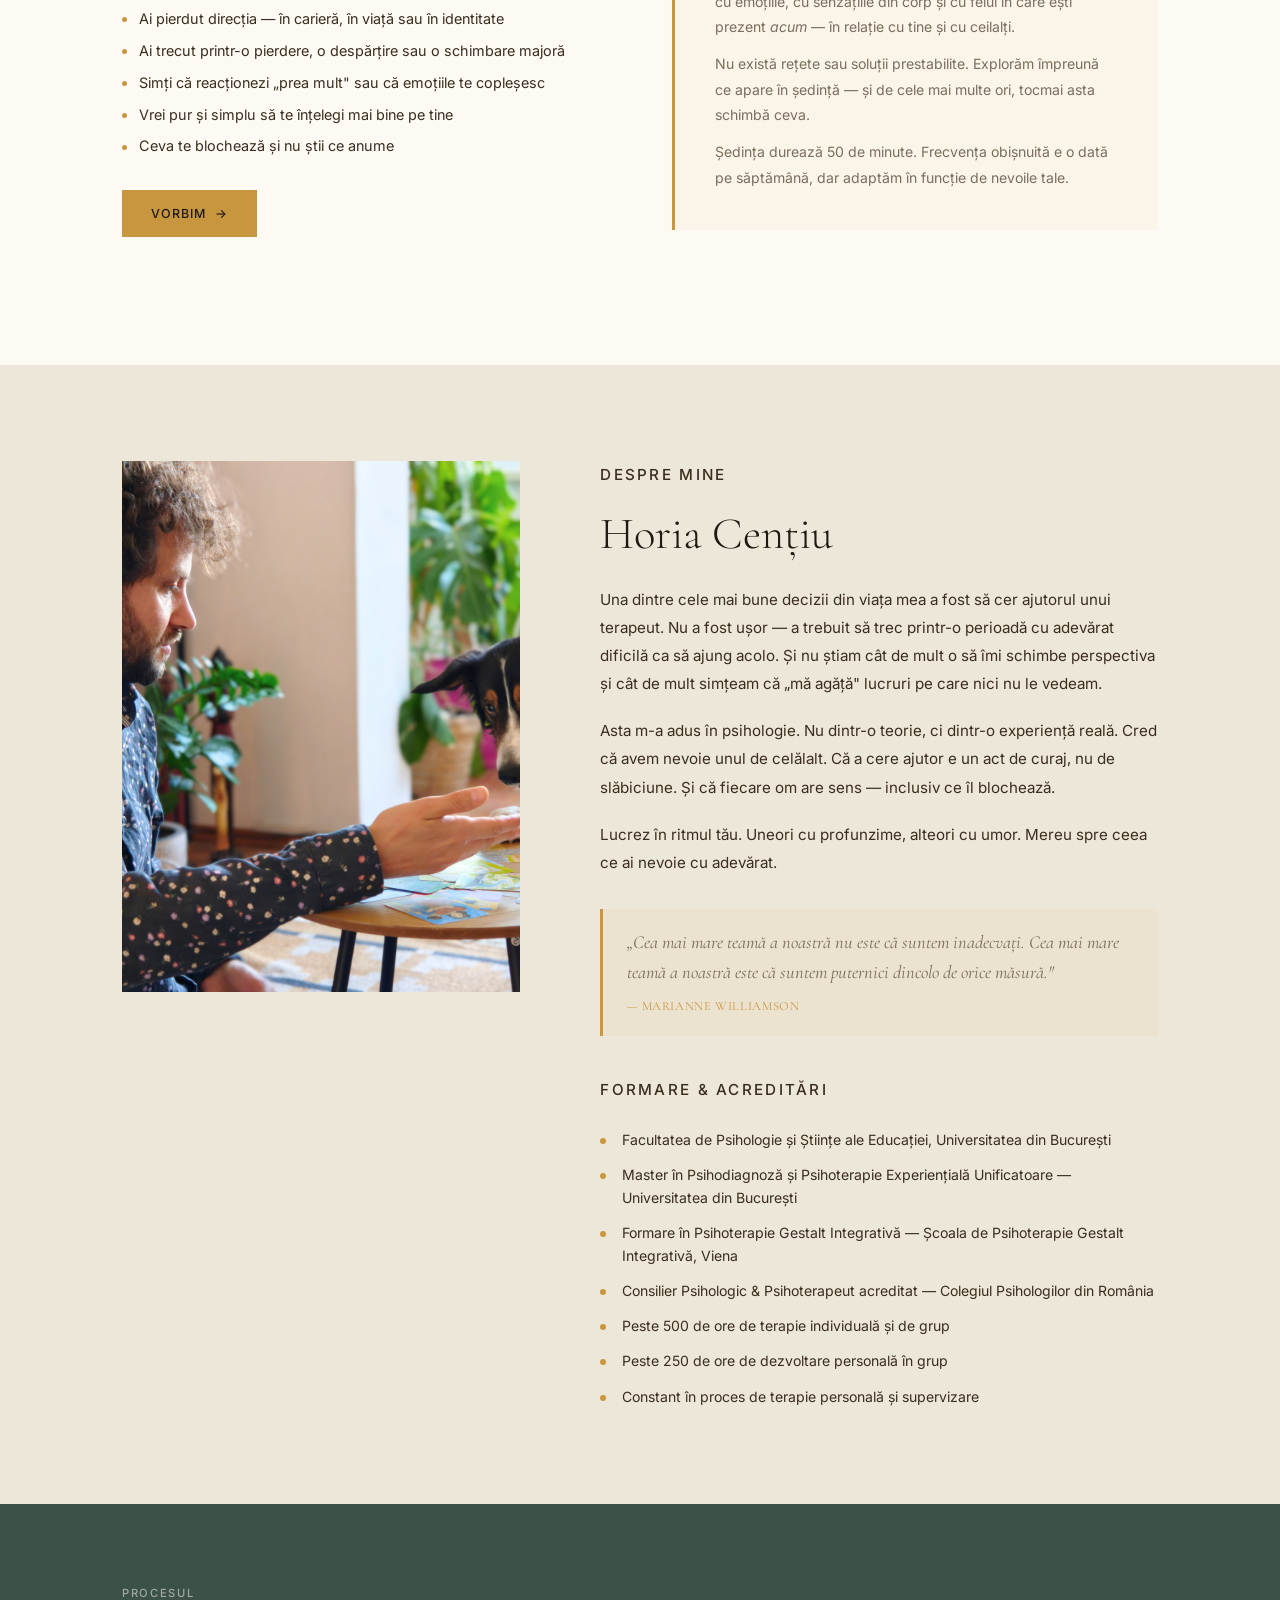
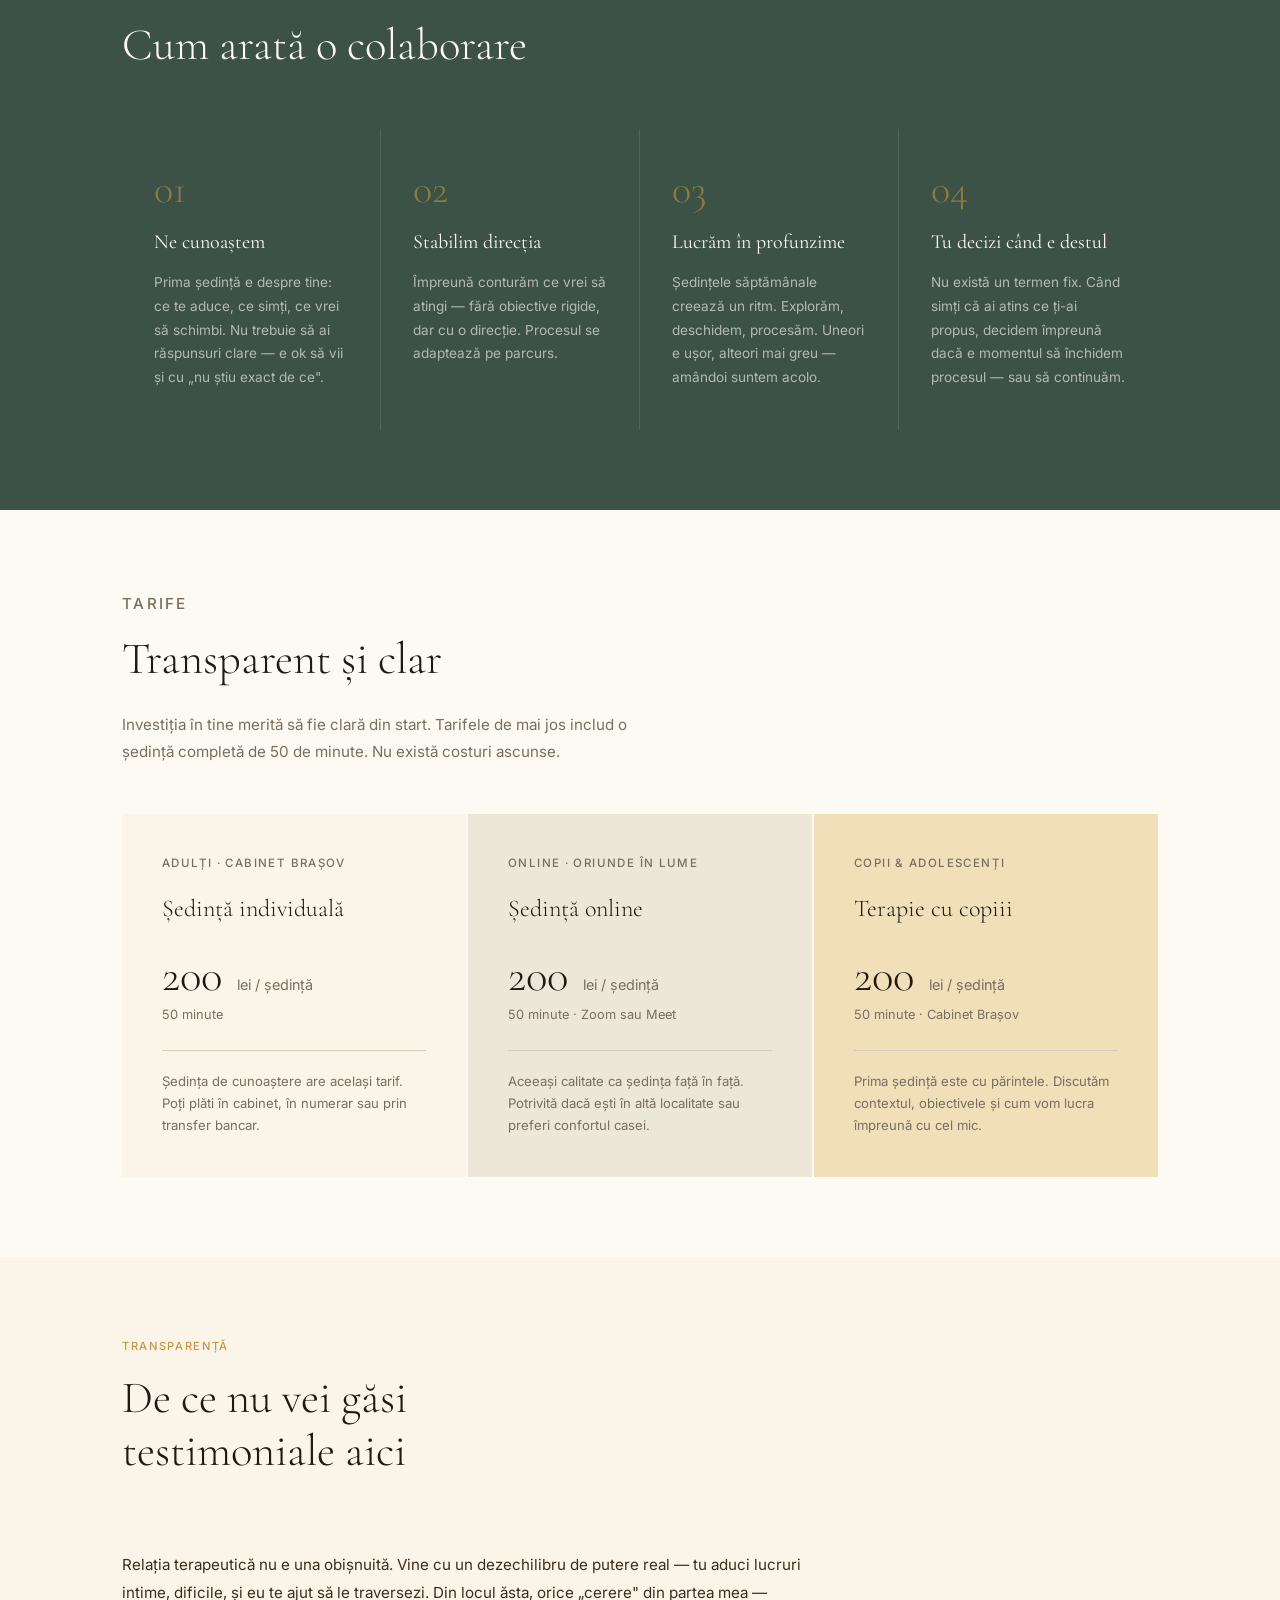
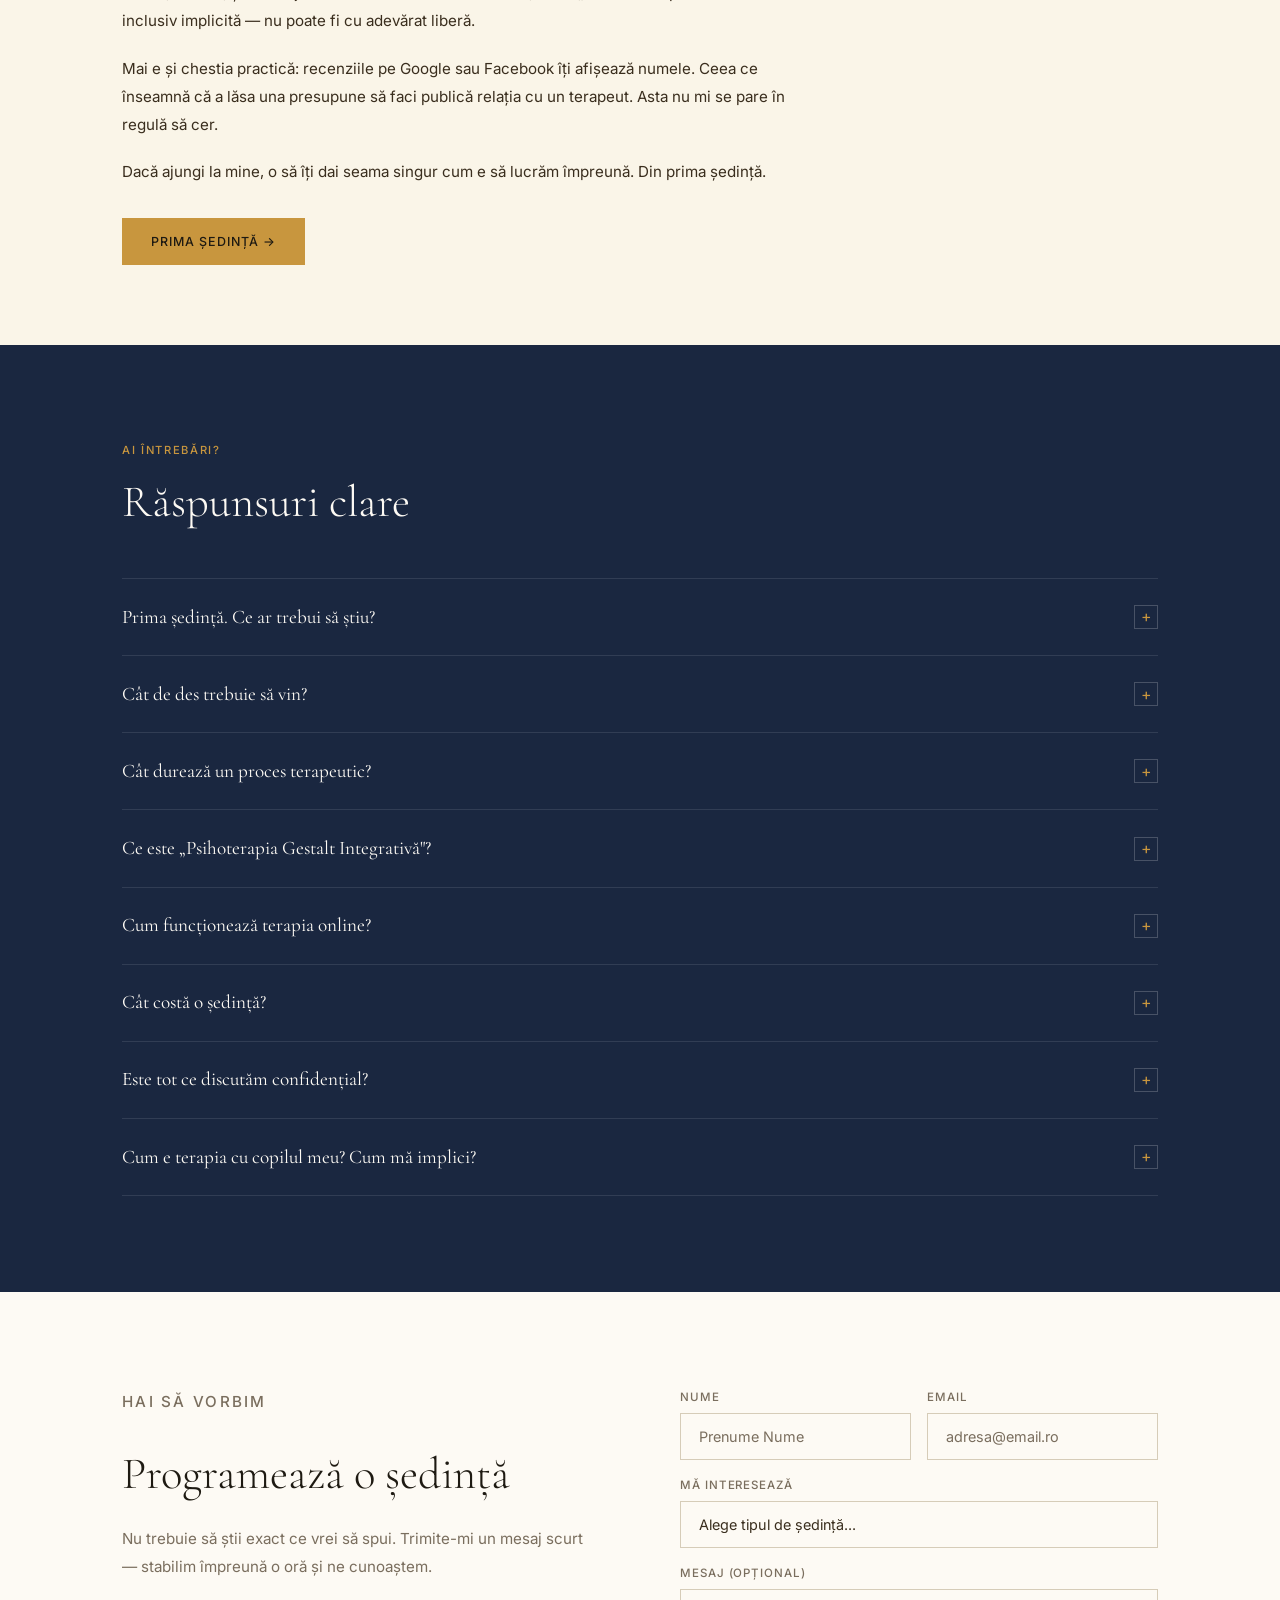
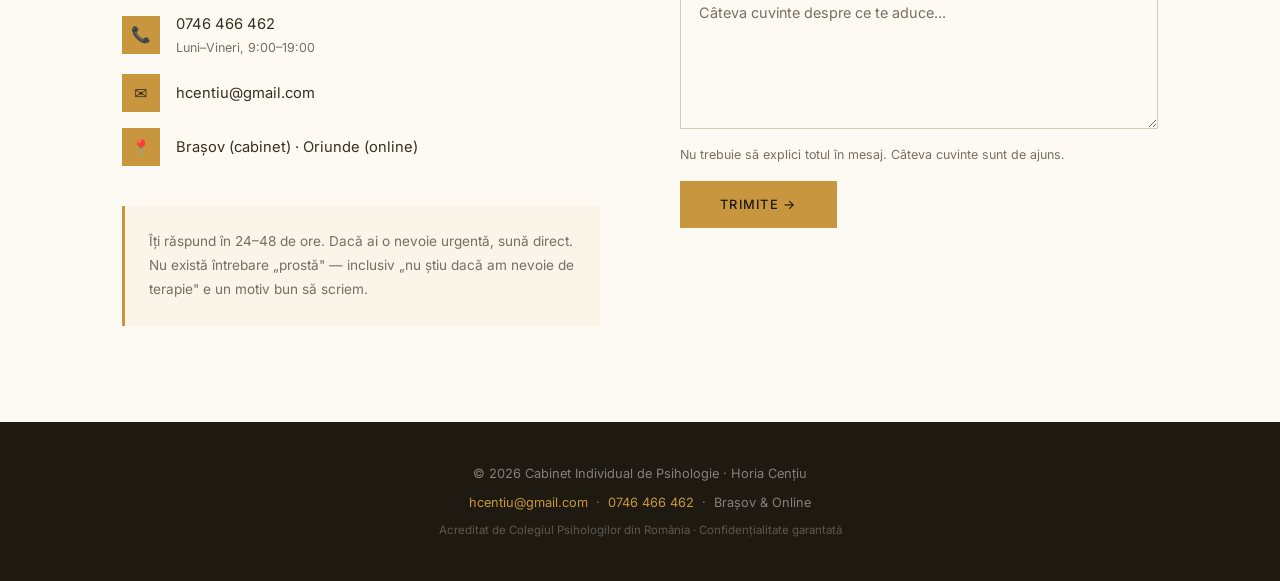
<file: index_redesign (1).html>
<!DOCTYPE html>
<html lang="ro">
<head>
  <meta charset="UTF-8" />
  <meta name="viewport" content="width=device-width, initial-scale=1.0" />
  <title>Horia Cențiu | Psihoterapeut Gestalt Brașov — Terapie Adulți & Copii</title>
  <meta name="description" content="Psihoterapie Gestalt Integrativă în Brașov și online. Horia Cențiu — psihoterapeut acreditat. Terapie pentru adulți, copii și adolescenți. Programează o ședință." />

  <!-- SEO: Open Graph -->
  <meta property="og:type" content="website" />
  <meta property="og:title" content="Horia Cențiu | Psihoterapeut Gestalt Brașov" />
  <meta property="og:description" content="Psihoterapie Gestalt Integrativă în Brașov și online. Terapie pentru adulți, copii și adolescenți. Abordare caldă, fără clișee." />
  <meta property="og:url" content="https://horiacentiu.ro" />
  <meta property="og:image" content="https://horiacentiu.ro/pozesite1.jpg" />
  <meta property="og:locale" content="ro_RO" />

  <!-- SEO: Canonical -->
  <link rel="canonical" href="https://horiacentiu.ro" />

  <!-- SEO: Schema.org -->
  <script type="application/ld+json">
  {
    "@context": "https://schema.org",
    "@graph": [
      {
        "@type": "Person",
        "@id": "https://horiacentiu.ro/#persoana",
        "name": "Horia Centiu",
        "jobTitle": "Psihoterapeut Gestalt Integrativ",
        "description": "Psihoterapeut acreditat, specializat in Psihoterapie Gestalt Integrativa. Terapie individuala pentru adulti, copii si adolescenti in Brasov si online.",
        "url": "https://horiacentiu.ro",
        "email": "hcentiu@gmail.com",
        "telephone": "+40746466462",
        "image": "https://horiacentiu.ro/pozesite1.jpg",
        "alumniOf": {"@type": "CollegeOrUniversity", "name": "Universitatea din Bucuresti"},
        "knowsAbout": ["Psihoterapie Gestalt", "Terapie individuala", "Terapie copii", "Sanatate mentala"]
      },
      {
        "@type": "LocalBusiness",
        "@id": "https://horiacentiu.ro/#cabinet",
        "name": "Cabinet Individual de Psihologie Horia Centiu",
        "description": "Cabinet de psihoterapie Gestalt Integrativa in Brasov. Terapie pentru adulti, copii si adolescenti, fata in fata si online.",
        "url": "https://horiacentiu.ro",
        "telephone": "+40746466462",
        "email": "hcentiu@gmail.com",
        "priceRange": "200 RON",
        "address": {
          "@type": "PostalAddress",
          "addressLocality": "Brasov",
          "addressCountry": "RO"
        },
        "geo": {"@type": "GeoCoordinates", "latitude": "45.6427", "longitude": "25.5887"},
        "openingHoursSpecification": {
          "@type": "OpeningHoursSpecification",
          "dayOfWeek": ["Monday","Tuesday","Wednesday","Thursday","Friday"],
          "opens": "09:00",
          "closes": "19:00"
        },
        "hasOfferCatalog": {
          "@type": "OfferCatalog",
          "name": "Servicii de psihoterapie",
          "itemListElement": [
            {"@type": "Offer", "itemOffered": {"@type": "Service", "name": "Terapie individuala adulti", "description": "Sedinta de psihoterapie Gestalt Integrativa pentru adulti, 50 minute."}, "price": "200", "priceCurrency": "RON"},
            {"@type": "Offer", "itemOffered": {"@type": "Service", "name": "Terapie copii si adolescenti", "description": "Sedinta de terapie pentru copii si adolescenti, prin joc si expresie creativa."}, "price": "200", "priceCurrency": "RON"},
            {"@type": "Offer", "itemOffered": {"@type": "Service", "name": "Terapie online", "description": "Sedinta de psihoterapie online prin Zoom sau Google Meet."}, "price": "200", "priceCurrency": "RON"}
          ]
        }
      }
    ]
  }
  </script>
  <link rel="preconnect" href="https://fonts.googleapis.com" />
  <link rel="preconnect" href="https://fonts.gstatic.com" crossorigin />
  <link href="https://fonts.googleapis.com/css2?family=Cormorant+Garamond:ital,wght@0,300;0,400;0,600;1,300;1,400&family=Inter:wght@300;400;500&display=swap" rel="stylesheet" />
  <style>
    *, *::before, *::after { box-sizing: border-box; margin: 0; padding: 0; }

    :root {
      --yellow: #C8963E;
      --yellow-hover: #B5832C;
      --yellow-light: #F0DFB8;
      --yellow-pale: #FAF5E8;
      --beige: #EDE7D9;
      --beige-mid: #D6CCB8;
      --dark: #1E1A12;
      --text: #3A2E1E;
      --text-light: #7A6E5E;
      --white: #FDFAF4;
      --navy: #1A2740;
      --green-soft: #3D5246;
      --ff-display: 'Cormorant Garamond', Georgia, serif;
      --ff-body: 'Inter', system-ui, sans-serif;
    }

    html { scroll-behavior: smooth; }

    body {
      font-family: var(--ff-body);
      background: var(--white);
      color: var(--text);
      font-size: 16px;
      line-height: 1.7;
    }

    /* ── NAV ── */
    nav {
      position: fixed;
      top: 0; left: 0; right: 0;
      z-index: 100;
      background: rgba(253, 250, 244, 0.97);
      backdrop-filter: blur(10px);
      border-bottom: 1px solid var(--beige);
      padding: 0 2.5rem;
      height: 64px;
      display: flex;
      align-items: center;
      justify-content: space-between;
    }

    .nav-logo {
      font-family: var(--ff-display);
      font-size: 1.15rem;
      font-weight: 600;
      color: var(--dark);
      text-decoration: none;
      letter-spacing: 0.02em;
    }

    .nav-links {
      list-style: none;
      display: flex;
      gap: 2.2rem;
      align-items: center;
    }

    .nav-links a {
      font-size: 0.78rem;
      font-weight: 400;
      letter-spacing: 0.07em;
      text-transform: uppercase;
      color: var(--text-light);
      text-decoration: none;
      transition: color 0.2s;
    }

    .nav-links a:hover { color: var(--yellow); }

    .nav-cta-btn {
      background: var(--yellow) !important;
      color: var(--dark) !important;
      padding: 0.5rem 1.2rem !important;
      letter-spacing: 0.06em !important;
      transition: background 0.2s !important;
    }
    .nav-cta-btn:hover { background: var(--yellow-hover) !important; color: var(--white) !important; }

    .nav-toggle {
      display: none;
      background: none;
      border: none;
      cursor: pointer;
      flex-direction: column;
      gap: 5px;
      padding: 4px;
    }

    .nav-toggle span {
      display: block;
      width: 22px;
      height: 2px;
      background: var(--dark);
      transition: all 0.3s;
    }

    /* ── HERO ── */
    #home {
      min-height: 100vh;
      display: grid;
      grid-template-columns: 1fr 1fr;
      padding-top: 64px;
    }

    .hero-text {
      background: var(--yellow-pale);
      display: flex;
      flex-direction: column;
      justify-content: center;
      padding: 5rem 4rem 5rem 5rem;
    }

    .hero-eyebrow {
      font-size: 0.7rem;
      letter-spacing: 0.18em;
      text-transform: uppercase;
      color: var(--yellow);
      font-weight: 500;
      margin-bottom: 1.5rem;
    }

    .hero-title {
      font-family: var(--ff-display);
      font-size: clamp(2.4rem, 3.8vw, 3.6rem);
      font-weight: 300;
      line-height: 1.18;
      color: var(--dark);
      margin-bottom: 1.8rem;
    }

    .hero-title em {
      font-style: italic;
      color: var(--yellow);
    }

    .hero-sub {
      font-size: 1rem;
      color: var(--text-light);
      max-width: 400px;
      margin-bottom: 1rem;
      line-height: 1.85;
    }

    .hero-reassurance {
      font-size: 0.82rem;
      color: var(--text-light);
      margin-bottom: 2.5rem;
      font-style: italic;
      opacity: 0.8;
    }

    .hero-ctas {
      display: flex;
      gap: 1rem;
      flex-wrap: wrap;
      align-items: center;
    }

    .hero-cta {
      display: inline-flex;
      align-items: center;
      gap: 0.75rem;
      background: var(--yellow);
      color: var(--dark);
      padding: 0.9rem 2rem;
      font-size: 0.8rem;
      font-weight: 500;
      letter-spacing: 0.08em;
      text-transform: uppercase;
      text-decoration: none;
      transition: background 0.2s, transform 0.15s;
      border: none;
      cursor: pointer;
    }

    .hero-cta:hover { background: var(--yellow-hover); color: var(--white); transform: translateX(3px); }
    .hero-cta::after { content: '→'; }

    .hero-cta-secondary {
      font-size: 0.78rem;
      color: var(--text-light);
      text-decoration: none;
      letter-spacing: 0.05em;
      border-bottom: 1px solid var(--beige-mid);
      padding-bottom: 2px;
      transition: color 0.2s, border-color 0.2s;
    }
    .hero-cta-secondary:hover { color: var(--yellow); border-color: var(--yellow); }

    .hero-image {
      position: relative;
      overflow: hidden;
    }

    .hero-image img {
      width: 100%;
      height: 100%;
      object-fit: cover;
      object-position: center top;
      display: block;
    }

    .hero-image-placeholder {
      width: 100%;
      height: 100%;
      background: linear-gradient(135deg, var(--beige) 0%, var(--beige-mid) 100%);
      display: flex;
      align-items: center;
      justify-content: center;
      color: var(--text-light);
      font-size: 0.85rem;
    }

    /* ── TRUST BAR ── */
    .trust-bar {
      background: var(--dark);
      padding: 1.2rem 2rem;
      display: flex;
      justify-content: center;
      gap: 3rem;
      flex-wrap: wrap;
    }

    .trust-item {
      display: flex;
      align-items: center;
      gap: 0.6rem;
      color: rgba(255,255,255,0.65);
      font-size: 0.78rem;
      letter-spacing: 0.04em;
    }

    .trust-item-dot {
      width: 5px;
      height: 5px;
      border-radius: 50%;
      background: var(--yellow);
      flex-shrink: 0;
    }

    /* ── SECTIONS GENERIC ── */
    section { padding: 6rem 0; }

    .container {
      max-width: 1100px;
      margin: 0 auto;
      padding: 0 2rem;
    }

    .section-label {
      font-size: 0.7rem;
      letter-spacing: 0.15em;
      text-transform: uppercase;
      color: var(--yellow);
      font-weight: 500;
      margin-bottom: 1rem;
    }

    .section-title {
      font-family: var(--ff-display);
      font-size: clamp(2rem, 3.5vw, 3rem);
      font-weight: 300;
      color: var(--dark);
      line-height: 1.2;
      margin-bottom: 1.5rem;
    }

    /* ── PENTRU CINE ── */
    #pentru-cine {
      background: var(--white);
      padding: 5rem 0;
    }

    .pentru-cine-intro {
      max-width: 600px;
      margin-bottom: 3.5rem;
    }

    .pentru-cine-intro p {
      font-size: 0.95rem;
      color: var(--text-light);
      line-height: 1.85;
    }

    .tabs-nav {
      display: flex;
      gap: 0;
      margin-bottom: 0;
      border-bottom: 2px solid var(--beige);
    }

    .tab-btn {
      background: none;
      border: none;
      padding: 0.9rem 2rem;
      font-family: var(--ff-body);
      font-size: 0.82rem;
      font-weight: 500;
      letter-spacing: 0.07em;
      text-transform: uppercase;
      color: var(--text-light);
      cursor: pointer;
      border-bottom: 2px solid transparent;
      margin-bottom: -2px;
      transition: color 0.2s, border-color 0.2s;
    }

    .tab-btn.active {
      color: var(--yellow);
      border-bottom-color: var(--yellow);
    }

    .tab-panel {
      display: none;
      padding: 3rem 0;
    }

    .tab-panel.active { display: block; }

    .tab-content-grid {
      display: grid;
      grid-template-columns: 1fr 1fr;
      gap: 4rem;
      align-items: start;
    }

    .tab-heading {
      font-family: var(--ff-display);
      font-size: 1.9rem;
      font-weight: 300;
      color: var(--dark);
      line-height: 1.25;
      margin-bottom: 1rem;
    }

    .tab-heading em {
      font-style: italic;
      color: var(--yellow);
    }

    .tab-text {
      font-size: 0.93rem;
      color: var(--text-light);
      line-height: 1.85;
      margin-bottom: 1rem;
    }

    .tab-problems {
      list-style: none;
      margin-top: 1.5rem;
      display: flex;
      flex-direction: column;
      gap: 0.6rem;
    }

    .tab-problems li {
      display: flex;
      gap: 0.75rem;
      align-items: flex-start;
      font-size: 0.9rem;
      color: var(--text);
      line-height: 1.55;
    }

    .tab-problems li::before {
      content: '';
      width: 5px;
      height: 5px;
      border-radius: 50%;
      background: var(--yellow);
      flex-shrink: 0;
      margin-top: 0.6rem;
    }

    .tab-side-card {
      background: var(--yellow-pale);
      padding: 2.5rem;
      border-left: 3px solid var(--yellow);
    }

    .tab-side-card-title {
      font-family: var(--ff-display);
      font-size: 1.15rem;
      font-weight: 400;
      color: var(--dark);
      margin-bottom: 1rem;
    }

    .tab-side-card p {
      font-size: 0.88rem;
      color: var(--text-light);
      line-height: 1.8;
    }

    .tab-cta {
      display: inline-flex;
      align-items: center;
      gap: 0.6rem;
      margin-top: 2rem;
      background: var(--yellow);
      color: var(--dark);
      padding: 0.8rem 1.8rem;
      font-size: 0.78rem;
      font-weight: 500;
      letter-spacing: 0.08em;
      text-transform: uppercase;
      text-decoration: none;
      transition: background 0.2s;
    }
    .tab-cta:hover { background: var(--yellow-hover); color: var(--white); }
    .tab-cta::after { content: '→'; }

    /* ── DESPRE MINE ── */
    #despre {
      background: var(--beige);
    }

    .despre-grid {
      display: grid;
      grid-template-columns: 1fr 1.4fr;
      gap: 5rem;
      align-items: start;
    }

    .despre-image {
      aspect-ratio: 3/4;
      overflow: hidden;
      background: var(--beige-mid);
      position: relative;
    }

    .despre-image img {
      width: 100%;
      height: 100%;
      object-fit: cover;
      object-position: center top;
    }

    .despre-content p {
      font-size: 0.95rem;
      color: var(--text);
      margin-bottom: 1.2rem;
      line-height: 1.85;
    }

    .quote-block {
      border-left: 3px solid var(--yellow);
      padding: 1.2rem 1.5rem;
      margin: 2rem 0;
      background: rgba(200,150,62,0.06);
      font-family: var(--ff-display);
      font-style: italic;
      font-size: 1.15rem;
      color: var(--text-light);
      line-height: 1.6;
    }

    .quote-block cite {
      display: block;
      font-size: 0.78rem;
      font-style: normal;
      letter-spacing: 0.05em;
      margin-top: 0.6rem;
      color: var(--yellow);
      text-transform: uppercase;
    }

    /* ── STUDII ── */
    .studii-grid {
      margin-top: 2.5rem;
      display: flex;
      flex-direction: column;
      gap: 0.8rem;
    }

    .studiu-item {
      display: flex;
      gap: 1rem;
      align-items: flex-start;
      font-size: 0.88rem;
      color: var(--text);
      line-height: 1.6;
    }

    .studiu-item::before {
      content: '';
      width: 6px;
      height: 6px;
      border-radius: 50%;
      background: var(--yellow);
      flex-shrink: 0;
      margin-top: 0.55rem;
    }

    /* ── CUM LUCREZ ── */
    #cum-lucrez {
      background: var(--green-soft);
      padding: 5rem 0;
    }

    #cum-lucrez .section-label { color: rgba(255,255,255,0.5); }
    #cum-lucrez .section-title { color: var(--white); }

    .pasi-grid {
      display: grid;
      grid-template-columns: repeat(4, 1fr);
      gap: 0;
      margin-top: 3.5rem;
    }

    .pas-item {
      padding: 2.5rem 2rem;
      border-right: 1px solid rgba(255,255,255,0.1);
    }

    .pas-item:last-child { border-right: none; }

    .pas-num {
      font-family: var(--ff-display);
      font-size: 2.5rem;
      font-weight: 300;
      color: var(--yellow);
      opacity: 0.6;
      margin-bottom: 1rem;
      line-height: 1;
    }

    .pas-title {
      font-family: var(--ff-display);
      font-size: 1.25rem;
      font-weight: 400;
      color: var(--white);
      margin-bottom: 0.75rem;
    }

    .pas-text {
      font-size: 0.85rem;
      color: rgba(255,255,255,0.6);
      line-height: 1.75;
    }

    /* ── TARIFE ── */
    #tarife {
      background: var(--white);
      padding: 5rem 0;
    }

    .tarife-intro {
      max-width: 520px;
      margin-bottom: 3rem;
    }

    .tarife-intro p {
      font-size: 0.95rem;
      color: var(--text-light);
      line-height: 1.8;
    }

    .tarife-grid {
      display: grid;
      grid-template-columns: repeat(3, 1fr);
      gap: 2px;
    }

    .tarif-card {
      background: var(--yellow-pale);
      padding: 2.5rem;
    }

    .tarif-card:nth-child(2) { background: var(--beige); }
    .tarif-card:nth-child(3) { background: var(--yellow-light); }

    .tarif-type {
      font-size: 0.72rem;
      letter-spacing: 0.12em;
      text-transform: uppercase;
      color: var(--text-light);
      font-weight: 500;
      margin-bottom: 1rem;
    }

    .tarif-name {
      font-family: var(--ff-display);
      font-size: 1.5rem;
      font-weight: 300;
      color: var(--dark);
      margin-bottom: 1.5rem;
    }

    .tarif-price {
      font-family: var(--ff-display);
      font-size: 2.8rem;
      font-weight: 300;
      color: var(--dark);
      line-height: 1;
    }

    .tarif-price span {
      font-family: var(--ff-body);
      font-size: 0.9rem;
      font-weight: 400;
      color: var(--text-light);
      margin-left: 0.3rem;
    }

    .tarif-duration {
      font-size: 0.8rem;
      color: var(--text-light);
      margin-top: 0.3rem;
      margin-bottom: 1.5rem;
    }

    .tarif-note {
      font-size: 0.82rem;
      color: var(--text-light);
      line-height: 1.7;
      border-top: 1px solid var(--beige-mid);
      padding-top: 1.2rem;
      margin-top: auto;
    }

    /* ── TESTIMONIALE ── */
    #testimoniale {
      background: var(--yellow-pale);
      padding: 5rem 0;
    }

    .test-intro {
      display: flex;
      justify-content: space-between;
      align-items: flex-end;
      margin-bottom: 3rem;
      gap: 2rem;
      flex-wrap: wrap;
    }

    .test-note {
      font-size: 0.78rem;
      color: var(--text-light);
      font-style: italic;
      max-width: 260px;
      line-height: 1.6;
    }

    .test-grid {
      display: grid;
      grid-template-columns: repeat(3, 1fr);
      gap: 1.5px;
    }

    .test-card {
      background: var(--white);
      padding: 2.5rem;
      display: flex;
      flex-direction: column;
      gap: 1.5rem;
    }

    .test-stars {
      color: var(--yellow);
      font-size: 1rem;
      letter-spacing: 0.1em;
    }

    .test-text {
      font-family: var(--ff-display);
      font-size: 1.1rem;
      font-weight: 300;
      font-style: italic;
      color: var(--dark);
      line-height: 1.55;
      flex: 1;
    }

    .test-author {
      font-size: 0.78rem;
      letter-spacing: 0.06em;
      text-transform: uppercase;
      color: var(--text-light);
      font-weight: 500;
    }

    .test-context {
      font-size: 0.75rem;
      color: var(--yellow);
      margin-top: 0.2rem;
    }

    /* ── FAQ ── */
    #faq { background: var(--navy); }

    #faq .section-title { color: var(--white); }
    #faq .section-label { color: var(--yellow); }

    .faq-list {
      margin-top: 3rem;
      display: flex;
      flex-direction: column;
    }

    .faq-item {
      border-top: 1px solid rgba(255,255,255,0.1);
    }

    .faq-item:last-child { border-bottom: 1px solid rgba(255,255,255,0.1); }

    .faq-toggle {
      display: flex;
      justify-content: space-between;
      align-items: center;
      padding: 1.6rem 0;
      cursor: pointer;
      gap: 2rem;
      list-style: none;
    }

    .faq-toggle::-webkit-details-marker { display: none; }

    .faq-question {
      font-family: var(--ff-display);
      font-size: 1.2rem;
      font-weight: 400;
      color: var(--white);
      line-height: 1.3;
    }

    .faq-icon {
      flex-shrink: 0;
      width: 24px;
      height: 24px;
      border: 1px solid rgba(255,255,255,0.2);
      display: flex;
      align-items: center;
      justify-content: center;
      color: var(--yellow);
      font-size: 1rem;
      transition: transform 0.3s;
    }

    details[open] .faq-icon { transform: rotate(45deg); }

    .faq-answer {
      padding: 0 0 1.6rem 0;
      font-size: 0.9rem;
      color: rgba(255,255,255,0.6);
      line-height: 1.85;
      max-width: 720px;
    }

    /* ── CONTACT ── */
    #contact { background: var(--white); }

    .contact-grid {
      display: grid;
      grid-template-columns: 1fr 1fr;
      gap: 5rem;
      align-items: start;
    }

    .contact-info p {
      font-size: 0.95rem;
      color: var(--text-light);
      margin-bottom: 2rem;
      line-height: 1.8;
    }

    .contact-detail {
      display: flex;
      gap: 1rem;
      align-items: center;
      margin-bottom: 1rem;
      font-size: 0.92rem;
      color: var(--text);
    }

    .contact-detail-icon {
      width: 38px;
      height: 38px;
      background: var(--yellow);
      display: flex;
      align-items: center;
      justify-content: center;
      font-size: 1rem;
      flex-shrink: 0;
    }

    .contact-detail a {
      color: var(--text);
      text-decoration: none;
    }

    .contact-detail a:hover { color: var(--yellow); }

    .contact-promise {
      margin-top: 2.5rem;
      padding: 1.5rem;
      background: var(--yellow-pale);
      border-left: 3px solid var(--yellow);
    }

    .contact-promise p {
      font-size: 0.85rem;
      color: var(--text-light);
      line-height: 1.75;
      margin: 0;
    }

    .contact-form {
      display: flex;
      flex-direction: column;
      gap: 1rem;
    }

    .form-row {
      display: grid;
      grid-template-columns: 1fr 1fr;
      gap: 1rem;
    }

    .contact-form input,
    .contact-form textarea,
    .contact-form select {
      width: 100%;
      padding: 0.9rem 1.1rem;
      border: 1px solid var(--beige-mid);
      background: var(--white);
      font-family: var(--ff-body);
      font-size: 0.9rem;
      color: var(--text);
      outline: none;
      transition: border-color 0.2s;
      -webkit-appearance: none;
      border-radius: 0;
    }

    .contact-form input:focus,
    .contact-form textarea:focus,
    .contact-form select:focus { border-color: var(--yellow); }

    .contact-form input::placeholder,
    .contact-form textarea::placeholder { color: var(--text-light); }

    .contact-form textarea { height: 140px; resize: vertical; }

    .form-label {
      font-size: 0.72rem;
      letter-spacing: 0.08em;
      text-transform: uppercase;
      color: var(--text-light);
      font-weight: 500;
      display: block;
      margin-bottom: 0.3rem;
    }

    .form-field { display: flex; flex-direction: column; }

    .form-btn {
      background: var(--yellow);
      color: var(--dark);
      border: none;
      padding: 1rem 2.5rem;
      font-family: var(--ff-body);
      font-size: 0.8rem;
      font-weight: 500;
      letter-spacing: 0.1em;
      text-transform: uppercase;
      cursor: pointer;
      transition: background 0.2s;
      align-self: flex-start;
    }

    .form-btn:hover { background: var(--yellow-hover); color: var(--white); }

    .form-note {
      font-size: 0.78rem;
      color: var(--text-light);
      line-height: 1.6;
    }

    /* ── SUCCESS MSG ── */
    .form-success {
      display: none;
      text-align: center;
      padding: 3rem 2rem;
      background: var(--yellow-pale);
      border: 1px solid var(--yellow-light);
    }

    .form-success.show { display: block; }
    .form-success p:first-child { font-family: var(--ff-display); font-size: 1.5rem; color: var(--dark); margin-bottom: 0.5rem; }
    .form-success p:last-child { font-size: 0.9rem; color: var(--text-light); }

    /* ── FOOTER ── */
    footer {
      background: var(--dark);
      color: rgba(255,255,255,0.45);
      text-align: center;
      padding: 2.5rem;
      font-size: 0.8rem;
      line-height: 1.8;
    }

    footer a { color: var(--yellow); text-decoration: none; }

    /* ── MOBILE ── */
    @media (max-width: 900px) {
      .pasi-grid { grid-template-columns: 1fr 1fr; }
      .pas-item { border-bottom: 1px solid rgba(255,255,255,0.1); border-right: none; }
      .pas-item:nth-child(odd) { border-right: 1px solid rgba(255,255,255,0.1); }
    }

    @media (max-width: 768px) {
      .nav-links { display: none; flex-direction: column; gap: 0; position: absolute; top: 64px; left: 0; right: 0; background: var(--white); border-bottom: 1px solid var(--beige); padding: 1rem 0; }
      .nav-links.open { display: flex; }
      .nav-links li { width: 100%; }
      .nav-links a { display: block; padding: 0.75rem 2rem; }
      .nav-toggle { display: flex; }

      #home { grid-template-columns: 1fr; min-height: auto; }
      .hero-image { height: 55vw; }
      .hero-text { padding: 3rem 1.5rem; }

      .despre-grid, .contact-grid { grid-template-columns: 1fr; gap: 2.5rem; }
      .tarife-grid, .test-grid { grid-template-columns: 1fr; }
      .pasi-grid { grid-template-columns: 1fr; }
      .pas-item { border-right: none; }
      .form-row { grid-template-columns: 1fr; }
      .tab-content-grid { grid-template-columns: 1fr; }
      .trust-bar { gap: 1.5rem; }

      section { padding: 4rem 0; }
    }
  </style>
</head>
<body>

<!-- NAV -->
<nav>
  <a href="#home" class="nav-logo">Horia Cențiu</a>
  <ul class="nav-links" id="navLinks">
    <li><a href="#despre">Despre mine</a></li>
    <li><a href="#cum-lucrez">Cum lucrez</a></li>
    <li><a href="#tarife">Tarife</a></li>
    <li><a href="#faq">Întrebări</a></li>
    <li><a href="#contact" class="nav-cta-btn">Programează-te</a></li>
  </ul>
  <button class="nav-toggle" id="navToggle" aria-label="Meniu">
    <span></span><span></span><span></span>
  </button>
</nav>

<!-- HERO -->
<section id="home">
  <div class="hero-text">
    <p class="hero-eyebrow">Psiholog & Psihoterapeut · Brașov & Online</p>
    <h1 class="hero-title">
      Ai un loc unde<br>poți fi <em>complet<br>sincer</em>.
    </h1>
    <p class="hero-sub">
      Fie că simți că ești blocat, că ceva nu merge cum vrei sau pur și simplu vrei să te înțelegi mai bine — terapia nu înseamnă că ești „stricat". Înseamnă că îți pasă de tine.
    </p>
    <p class="hero-reassurance">Prima ședință este o cunoaștere. Fără presiune, fără angajament.</p>
    <div class="hero-ctas">
      <a href="#contact" class="hero-cta">Programează o ședință</a>
      <a href="#despre" class="hero-cta-secondary">Cine sunt →</a>
    </div>
  </div>
  <div class="hero-image">
    <img src="pozesite1.jpg" alt="Horia Cențiu" style="width:100%;height:100%;object-fit:cover;object-position:center top;">
  </div>
</section>

<!-- TRUST BAR -->
<div class="trust-bar">
  <div class="trust-item"><div class="trust-item-dot"></div> Psihoterapeut Gestalt — Colegiul Psihologilor din România</div>
  <div class="trust-item"><div class="trust-item-dot"></div> Psihoterapie Gestalt Integrativă</div>
  <div class="trust-item"><div class="trust-item-dot"></div> Cabinet în Brașov · Disponibil și online</div>
  <div class="trust-item"><div class="trust-item-dot"></div> Confidențialitate garantată</div>
</div>

<!-- PENTRU CINE -->
<section id="pentru-cine">
  <div class="container">
    <div class="pentru-cine-intro">
      <p class="section-label">Pentru cine</p>
      <h2 class="section-title">Cum pot să te ajut</h2>
      <p>Lucrez cu adulți care trec prin perioade dificile sau vor să se cunoască mai bine — și cu copii și adolescenți, împreună cu părinții lor.</p>
    </div>

    <div class="tabs-nav">
      <button class="tab-btn active" onclick="switchTab('adulti', this)">Pentru adulți</button>
      <button class="tab-btn" onclick="switchTab('copii', this)">Pentru copii & adolescenți</button>
    </div>

    <!-- Tab Adulți -->
    <div class="tab-panel active" id="tab-adulti">
      <div class="tab-content-grid">
        <div>
          <h3 class="tab-heading">Ești în locul <em>potrivit</em> dacă...</h3>
          <ul class="tab-problems">
            <li>Simți anxietate, îngrijorare constantă sau stări depresive</li>
            <li>Relațiile tale de cuplu sau de familie sunt tensionate</li>
            <li>Ai pierdut direcția — în carieră, în viață sau în identitate</li>
            <li>Ai trecut printr-o pierdere, o despărțire sau o schimbare majoră</li>
            <li>Simți că reacționezi „prea mult" sau că emoțiile te copleșesc</li>
            <li>Vrei pur și simplu să te înțelegi mai bine pe tine</li>
            <li>Ceva te blochează și nu știi ce anume</li>
          </ul>
          <a href="#contact" class="tab-cta">Vorbim</a>
        </div>
        <div>
          <div class="tab-side-card">
            <p class="tab-side-card-title">Ce este Terapia Gestalt Integrativă?</p>
            <p>Gestalt înseamnă <em>întreg</em>. Lucrăm nu doar cu gândurile, ci și cu emoțiile, cu senzațiile din corp și cu felul în care ești prezent <em>acum</em> — în relație cu tine și cu ceilalți.</p>
            <p style="margin-top: 0.75rem;">Nu există rețete sau soluții prestabilite. Explorăm împreună ce apare în ședință — și de cele mai multe ori, tocmai asta schimbă ceva.</p>
            <p style="margin-top: 0.75rem;">Ședința durează 50 de minute. Frecvența obișnuită e o dată pe săptămână, dar adaptăm în funcție de nevoile tale.</p>
          </div>
        </div>
      </div>
    </div>

    <!-- Tab Copii -->
    <div class="tab-panel" id="tab-copii">
      <div class="tab-content-grid">
        <div>
          <h3 class="tab-heading">Copilul tău ar putea beneficia <em>dacă...</em></h3>
          <ul class="tab-problems">
            <li>Are dificultăți la școală (concentrare, refuz, relații cu colegii)</li>
            <li>A trecut printr-o schimbare mare (divorț, mutare, pierdere)</li>
            <li>Are izbucniri emoționale frecvente sau se retrage complet</li>
            <li>Manifestă anxietate de separare sau frici intense</li>
			<li>Este bullied sau bully</li>
            <li>Are comportamente pe care nu le înțelegi și nici el</li>
            <li>Ești tu, ca părinte, nesigur cum să gestionezi anumite situații</li>
          </ul>
          <a href="#contact" class="tab-cta">Discutăm împreună</a>
        </div>
        <div>
          <div class="tab-side-card">
            <p class="tab-side-card-title">Cum funcționează terapia cu copiii?</p>
            <p>Cu copiii, terapia se desfășoară prin joc, desen, povești și expresie creativă — limbajul lor natural. Nu este un interogatoriu și nu e înfricoșător.</p>
            <p style="margin-top: 0.75rem;">Lucrez cu copii de la <strong>9-10 ani</strong> și cu adolescenți. Părinții sunt implicați activ — prima ședință e cu tine, ca părinte, pentru a înțelege contextul.</p>
            <p style="margin-top: 0.75rem;">Periodic fac actualizări despre progres, mereu cu acordul copilului.</p>
          </div>
        </div>
      </div>
    </div>

  </div>
</section>

<!-- DESPRE MINE -->
<section id="despre">
  <div class="container">
    <div class="despre-grid">
      <div class="despre-image">
        <img src="pozacabinethoria.jpg" alt="Horia Cențiu în natură" style="width:100%;height:100%;object-fit:cover;object-position:center top;">
      </div>
      <div class="despre-content">
        <p class="section-label">Despre mine</p>
        <h2 class="section-title">Horia Cențiu</h2>

        <p>Una dintre cele mai bune decizii din viața mea a fost să cer ajutorul unui terapeut. Nu a fost ușor — a trebuit să trec printr-o perioadă cu adevărat dificilă ca să ajung acolo. Și nu știam cât de mult o să îmi schimbe perspectiva și cât de mult simțeam că „mă agăță" lucruri pe care nici nu le vedeam.</p>

        <p>Asta m-a adus în psihologie. Nu dintr-o teorie, ci dintr-o experiență reală. Cred că avem nevoie unul de celălalt. Că a cere ajutor e un act de curaj, nu de slăbiciune. Și că fiecare om are sens — inclusiv ce îl blochează.</p>

        <p>Lucrez în ritmul tău. Uneori cu profunzime, alteori cu umor. Mereu spre ceea ce ai nevoie cu adevărat.</p>

        <div class="quote-block">
          „Cea mai mare teamă a noastră nu este că suntem inadecvați. Cea mai mare teamă a noastră este că suntem puternici dincolo de orice măsură."
          <cite>— Marianne Williamson</cite>
        </div>

        <div class="studii-grid">
          <p class="section-label" style="margin-bottom: 0.75rem;">Formare & acreditări</p>
          <div class="studiu-item">Facultatea de Psihologie și Științe ale Educației, Universitatea din București</div>
          <div class="studiu-item">Master în Psihodiagnoză și Psihoterapie Experiențială Unificatoare — Universitatea din București</div>
          <div class="studiu-item">Formare în Psihoterapie Gestalt Integrativă — Școala de Psihoterapie Gestalt Integrativă, Viena</div>
          <div class="studiu-item">Consilier Psihologic & Psihoterapeut acreditat — Colegiul Psihologilor din România</div>
          <div class="studiu-item">Peste 500 de ore de terapie individuală și de grup</div>
          <div class="studiu-item">Peste 250 de ore de dezvoltare personală în grup</div>
          <div class="studiu-item">Constant în proces de terapie personală și supervizare</div>
        </div>
      </div>
    </div>
  </div>
</section>

<!-- CUM LUCREZ -->
<section id="cum-lucrez">
  <div class="container">
    <p class="section-label">Procesul</p>
    <h2 class="section-title">Cum arată o colaborare</h2>
    <div class="pasi-grid">
      <div class="pas-item">
        <div class="pas-num">01</div>
        <p class="pas-title">Ne cunoaștem</p>
        <p class="pas-text">Prima ședință e despre tine: ce te aduce, ce simți, ce vrei să schimbi. Nu trebuie să ai răspunsuri clare — e ok să vii și cu „nu știu exact de ce".</p>
      </div>
      <div class="pas-item">
        <div class="pas-num">02</div>
        <p class="pas-title">Stabilim direcția</p>
        <p class="pas-text">Împreună conturăm ce vrei să atingi — fără obiective rigide, dar cu o direcție. Procesul se adaptează pe parcurs.</p>
      </div>
      <div class="pas-item">
        <div class="pas-num">03</div>
        <p class="pas-title">Lucrăm în profunzime</p>
        <p class="pas-text">Ședințele săptămânale creează un ritm. Explorăm, deschidem, procesăm. Uneori e ușor, alteori mai greu — amândoi suntem acolo.</p>
      </div>
      <div class="pas-item">
        <div class="pas-num">04</div>
        <p class="pas-title">Tu decizi când e destul</p>
        <p class="pas-text">Nu există un termen fix. Când simți că ai atins ce ți-ai propus, decidem împreună dacă e momentul să închidem procesul — sau să continuăm.</p>
      </div>
    </div>
  </div>
</section>

<!-- TARIFE -->
<section id="tarife">
  <div class="container">
    <div class="tarife-intro">
      <p class="section-label">Tarife</p>
      <h2 class="section-title">Transparent și clar</h2>
      <p>Investiția în tine merită să fie clară din start. Tarifele de mai jos includ o ședință completă de 50 de minute. Nu există costuri ascunse.</p>
    </div>
    <div class="tarife-grid">
      <div class="tarif-card">
        <p class="tarif-type">Adulți · Cabinet Brașov</p>
        <p class="tarif-name">Ședință individuală</p>
        <p class="tarif-price">200 <span>lei / ședință</span></p>
        <p class="tarif-duration">50 minute</p>
        <p class="tarif-note">Ședința de cunoaștere are același tarif. Poți plăti în cabinet, în numerar sau prin transfer bancar.</p>
      </div>
      <div class="tarif-card">
        <p class="tarif-type">Online · Oriunde în lume</p>
        <p class="tarif-name">Ședință online</p>
        <p class="tarif-price">200 <span>lei / ședință</span></p>
        <p class="tarif-duration">50 minute · Zoom sau Meet</p>
        <p class="tarif-note">Aceeași calitate ca ședința față în față. Potrivită dacă ești în altă localitate sau preferi confortul casei.</p>
      </div>
      <div class="tarif-card">
        <p class="tarif-type">Copii & Adolescenți</p>
        <p class="tarif-name">Terapie cu copiii</p>
        <p class="tarif-price">200 <span>lei / ședință</span></p>
        <p class="tarif-duration">50 minute · Cabinet Brașov</p>
        <p class="tarif-note">Prima ședință este cu părintele. Discutăm contextul, obiectivele și cum vom lucra împreună cu cel mic.</p>
      </div>
    </div>
  </div>
</section>

<!-- DE CE NU AM TESTIMONIALE -->
<section id="testimoniale">
  <div class="container">
    <div class="test-intro">
      <div>
        <p class="section-label">Transparență</p>
        <h2 class="section-title">De ce nu vei găsi<br>testimoniale aici</h2>
      </div>
    </div>
    <div style="max-width: 680px;">
      <p style="font-size: 0.95rem; color: var(--text); line-height: 1.85; margin-bottom: 1.2rem;">
        Relația terapeutică nu e una obișnuită. Vine cu un dezechilibru de putere real — tu aduci lucruri intime, dificile, și eu te ajut să le traversezi. Din locul ăsta, orice „cerere" din partea mea — inclusiv implicită — nu poate fi cu adevărat liberă.
      </p>
      <p style="font-size: 0.95rem; color: var(--text); line-height: 1.85; margin-bottom: 1.2rem;">
        Mai e și chestia practică: recenziile pe Google sau Facebook îți afișează numele. Ceea ce înseamnă că a lăsa una presupune să faci publică relația cu un terapeut. Asta nu mi se pare în regulă să cer.
      </p>
      <p style="font-size: 0.95rem; color: var(--text); line-height: 1.85;">
        Dacă ajungi la mine, o să îți dai seama singur cum e să lucrăm împreună. Din prima ședință.
      </p>
      <a href="#contact" style="display: inline-flex; align-items: center; gap: 0.6rem; margin-top: 2rem; background: var(--yellow); color: var(--dark); padding: 0.8rem 1.8rem; font-size: 0.78rem; font-weight: 500; letter-spacing: 0.08em; text-transform: uppercase; text-decoration: none; transition: background 0.2s;">Prima ședință →</a>
    </div>
  </div>
</section>

<!-- FAQ -->
<section id="faq">
  <div class="container">
    <p class="section-label">Ai întrebări?</p>
    <h2 class="section-title">Răspunsuri clare</h2>

    <div class="faq-list">

      <details class="faq-item">
        <summary class="faq-toggle">
          <span class="faq-question">Prima ședință. Ce ar trebui să știu?</span>
          <div class="faq-icon">+</div>
        </summary>
        <p class="faq-answer">Prima ședință e o cunoaștere — a ta, a mea, și a motivului pentru care ai ajuns aici. E posibil să te simți puțin stângaci; e complet normal. Nu trebuie să vii cu o poveste clară sau cu un diagnostic. Poți veni și cu „nu știu exact ce am, știu doar că nu e bine". La final, dacă simți că nu ne potrivim, spune-mi — te pot orienta spre altcineva fără nicio problemă.</p>
      </details>

      <details class="faq-item">
        <summary class="faq-toggle">
          <span class="faq-question">Cât de des trebuie să vin?</span>
          <div class="faq-icon">+</div>
        </summary>
        <p class="faq-answer">De obicei, o dată pe săptămână — constanța ajută procesul să avanseze si ofera structura. Dar pot exista perioade în care stabilim împreună să vii mai des (în momente mai intense) sau mai rar (când lucrurile se stabilizează).</p>
      </details>

      <details class="faq-item">
        <summary class="faq-toggle">
          <span class="faq-question">Cât durează un proces terapeutic?</span>
          <div class="faq-icon">+</div>
        </summary>
        <p class="faq-answer">Nu există un răspuns universal. Depinde de ce aduci cu tine, de ritmul tău și de profunzimea pe care vrei să o atingi. Unele persoane simt schimbări vizibile după câteva luni. Altele aleg să continue ani de zile — nu pentru că „nu se rezolvă", ci pentru că procesul aduce valoare în viața lor. Tu decizi când e destul.</p>
      </details>

      <details class="faq-item">
  <summary class="faq-toggle">
    <span class="faq-question">Ce este „Psihoterapia Gestalt Integrativă"?</span>
    <div class="faq-icon">+</div>
  </summary>
  <p class="faq-answer">
    Gestalt înseamnă <em>întreg</em> — și asta e esența acestei abordări. În loc să ne concentrăm doar pe gânduri sau pe trecut, lucrăm cu ceea ce se întâmplă <em>acum</em>: ce simți, ce apare în corpul tău, cum ești în relație cu ceilalți și cu tine însuți.
    <br><br>
    „Integrativă" înseamnă că nu există o rețetă fixă. Fiecare persoană e diferită, fiecare proces e unic. Aduc în ședință instrumente din mai multe direcții — lucrul cu emoțiile, cu experiența din corp, cu imaginile și cu sensul — și le adaptez la ceea ce ai nevoie tu, în momentul în care ești.
    <br><br>
    Nu îți dau sfaturi sau teme. Nu analizăm la nesfârșit trecutul. Explorăm împreună ce apare — și de cele mai multe ori, tocmai asta schimbă ceva.
  </p>
</details>


      <details class="faq-item">
        <summary class="faq-toggle">
          <span class="faq-question">Cum funcționează terapia online?</span>
          <div class="faq-icon">+</div>
        </summary>
        <p class="faq-answer">Ședința online se desfășoară pe Zoom sau Google Meet, la o oră stabilită în avans. Tot ce ai nevoie e un loc liniștit și o conexiune la internet. Experiența e surprinzător de apropiată de ședința față în față — mulți clienți o preferă pentru confort și flexibilitate.</p>
      </details>

      <details class="faq-item">
        <summary class="faq-toggle">
          <span class="faq-question">Cât costă o ședință?</span>
          <div class="faq-icon">+</div>
        </summary>
        <p class="faq-answer">O ședință costă 200 lei, indiferent dacă e în cabinet sau online. Nu există ședință de probă gratuită, dar prima ședință nu te angajează la nimic — o privim amândoi ca o cunoaștere.</p>
      </details>

      <details class="faq-item">
        <summary class="faq-toggle">
          <span class="faq-question">Este tot ce discutăm confidențial?</span>
          <div class="faq-icon">+</div>
        </summary>
        <p class="faq-answer">Da. Confidențialitatea este fundamentul terapiei. Tot ce discutăm rămâne între noi, cu excepțiile prevăzute de lege (situații de risc iminent pentru tine sau pentru altcineva). Aceste excepții sunt discutate transparent la început.</p>
      </details>

      <details class="faq-item">
        <summary class="faq-toggle">
          <span class="faq-question">Cum e terapia cu copilul meu? Cum mă implici?</span>
          <div class="faq-icon">+</div>
        </summary>
        <p class="faq-answer">Prima ședință e cu tine, ca părinte — înțeleg contextul, istoricul și ce îți îngrijorează. Ulterior, lucrez direct cu copilul (prin joc, desen, povești), și periodic avem ședințe de feedback cu tine. Nu vei fi ținut în afara procesului, dar nici copilul nu va simți că „raportez" fiecare cuvânt — construim o relație de încredere cu el, iar asta e baza.</p>
      </details>

    </div>
  </div>
</section>

<!-- CONTACT -->
<section id="contact">
  <div class="container">
    <div class="contact-grid">
      <div class="contact-info">
        <p class="section-label">Hai să vorbim</p>
        <h2 class="section-title">Programează o ședință</h2>
        <p>Nu trebuie să știi exact ce vrei să spui. Trimite-mi un mesaj scurt — stabilim împreună o oră și ne cunoaștem.</p>

        <div class="contact-detail">
          <div class="contact-detail-icon">📞</div>
          <div>
            <div><a href="tel:0746466462">0746 466 462</a></div>
            <div style="font-size:0.78rem;color:var(--text-light);">Luni–Vineri, 9:00–19:00</div>
          </div>
        </div>
        <div class="contact-detail">
          <div class="contact-detail-icon">✉️</div>
          <a href="mailto:hcentiu@gmail.com">hcentiu@gmail.com</a>
        </div>
        <div class="contact-detail">
          <div class="contact-detail-icon">📍</div>
          <span>Brașov (cabinet) · Oriunde (online)</span>
        </div>

        <div class="contact-promise">
          <p>Îți răspund în 24–48 de ore. Dacă ai o nevoie urgentă, sună direct. Nu există întrebare „prostă" — inclusiv „nu știu dacă am nevoie de terapie" e un motiv bun să scriem.</p>
        </div>
      </div>

      <div>
        <form id="contactForm" class="contact-form" action="https://formspree.io/f/xvzjzdgy" method="POST">
            <div class="form-row">
              <div class="form-field">
                <label class="form-label">Nume</label>
                <input type="text" name="nume" placeholder="Prenume Nume" required />
              </div>
              <div class="form-field">
                <label class="form-label">Email</label>
                <input type="email" name="email" placeholder="adresa@email.ro" required />
              </div>
            </div>
            <div class="form-field">
              <label class="form-label">Mă interesează</label>
              <select name="tip_sedinta">
                <option value="">Alege tipul de ședință...</option>
                <option>Terapie individuală (adulți)</option>
                <option>Terapie copii / adolescenți</option>
                <option>Terapie online</option>
                <option>Nu știu încă — vreau să vorbim</option>
              </select>
            </div>
            <div class="form-field">
              <label class="form-label">Mesaj (opțional)</label>
              <textarea name="mesaj" placeholder="Câteva cuvinte despre ce te aduce..."></textarea>
            </div>
            <p class="form-note">Nu trebuie să explici totul în mesaj. Câteva cuvinte sunt de ajuns.</p>
            <button type="submit" class="form-btn" id="submitBtn">Trimite →</button>
          </form>
          <div class="form-success" id="formSuccess">
            <p>Mesajul tău a ajuns.</p>
            <p>Îți voi răspunde în maximum 48 de ore. Dacă ai urgență, mă poți suna direct la 0746 466 462.</p>
          </div>
      </div>
    </div>
  </div>
</section>

<!-- FOOTER -->
<footer>
  <p>© 2026 Cabinet Individual de Psihologie · Horia Cențiu</p>
  <p style="margin-top:0.4rem;"><a href="mailto:hcentiu@gmail.com">hcentiu@gmail.com</a> &nbsp;·&nbsp; <a href="tel:0746466462">0746 466 462</a> &nbsp;·&nbsp; Brașov & Online</p>
  <p style="margin-top:0.4rem; font-size:0.72rem; opacity:0.6;">Acreditat de Colegiul Psihologilor din România · Confidențialitate garantată</p>
</footer>

<script>
  // Mobile nav toggle
  const toggle = document.getElementById('navToggle');
  const links = document.getElementById('navLinks');
  toggle.addEventListener('click', () => links.classList.toggle('open'));
  links.querySelectorAll('a').forEach(a => a.addEventListener('click', () => links.classList.remove('open')));

  // Tab switching
  function switchTab(tabId, btn) {
    document.querySelectorAll('.tab-panel').forEach(p => p.classList.remove('active'));
    document.querySelectorAll('.tab-btn').forEach(b => b.classList.remove('active'));
    document.getElementById('tab-' + tabId).classList.add('active');
    btn.classList.add('active');
  }

  // Formspree AJAX submit
  const contactForm = document.getElementById('contactForm');
  if (contactForm) {
    contactForm.addEventListener('submit', async function(e) {
      e.preventDefault();
      const btn = document.getElementById('submitBtn');
      btn.textContent = 'Se trimite...';
      btn.disabled = true;
      try {
        const response = await fetch('https://formspree.io/f/xvzjzdgy', {
          method: 'POST',
          body: new FormData(contactForm),
          headers: { 'Accept': 'application/json' }
        });
        if (response.ok) {
          contactForm.style.display = 'none';
          document.getElementById('formSuccess').classList.add('show');
        } else {
          btn.textContent = 'Eroare. Încearcă din nou.';
          btn.disabled = false;
        }
      } catch (err) {
        btn.textContent = 'Eroare. Încearcă din nou.';
        btn.disabled = false;
      }
    });
  }
</script>

</body>
</html>
</file>
